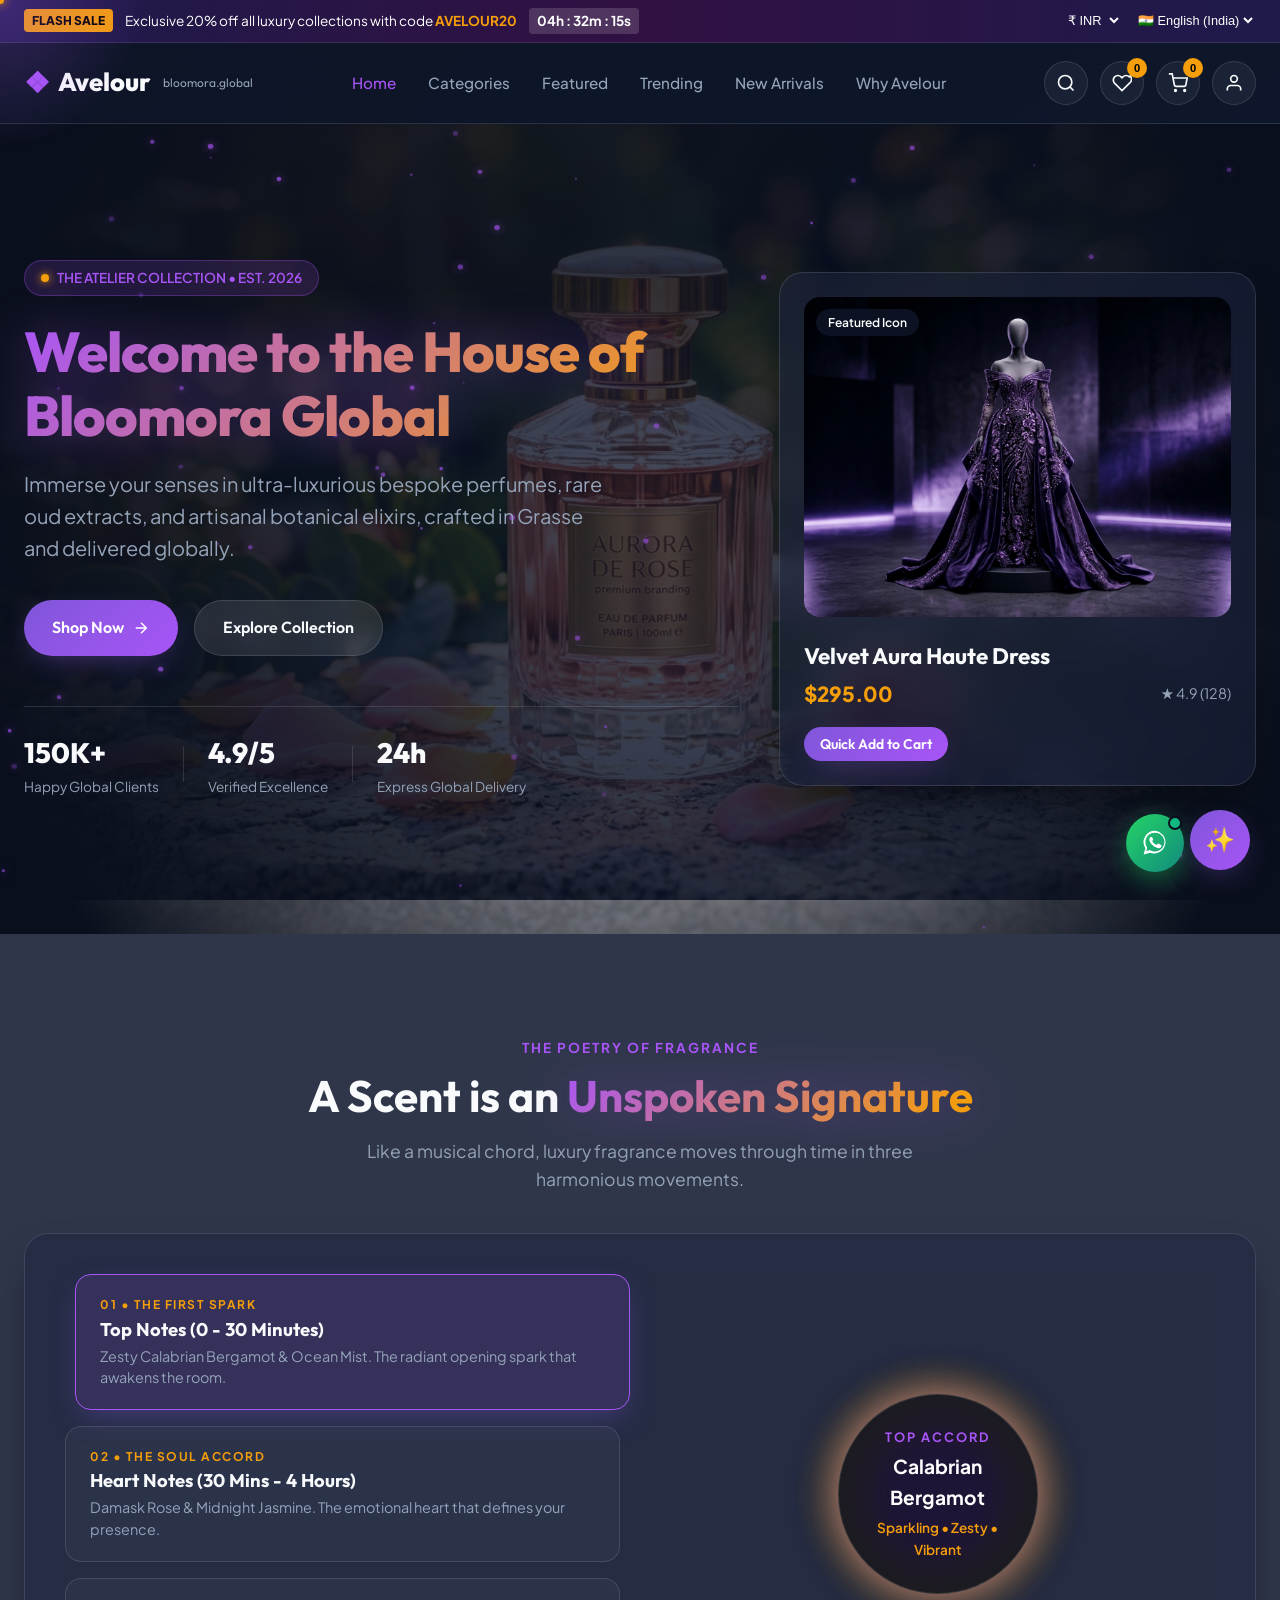
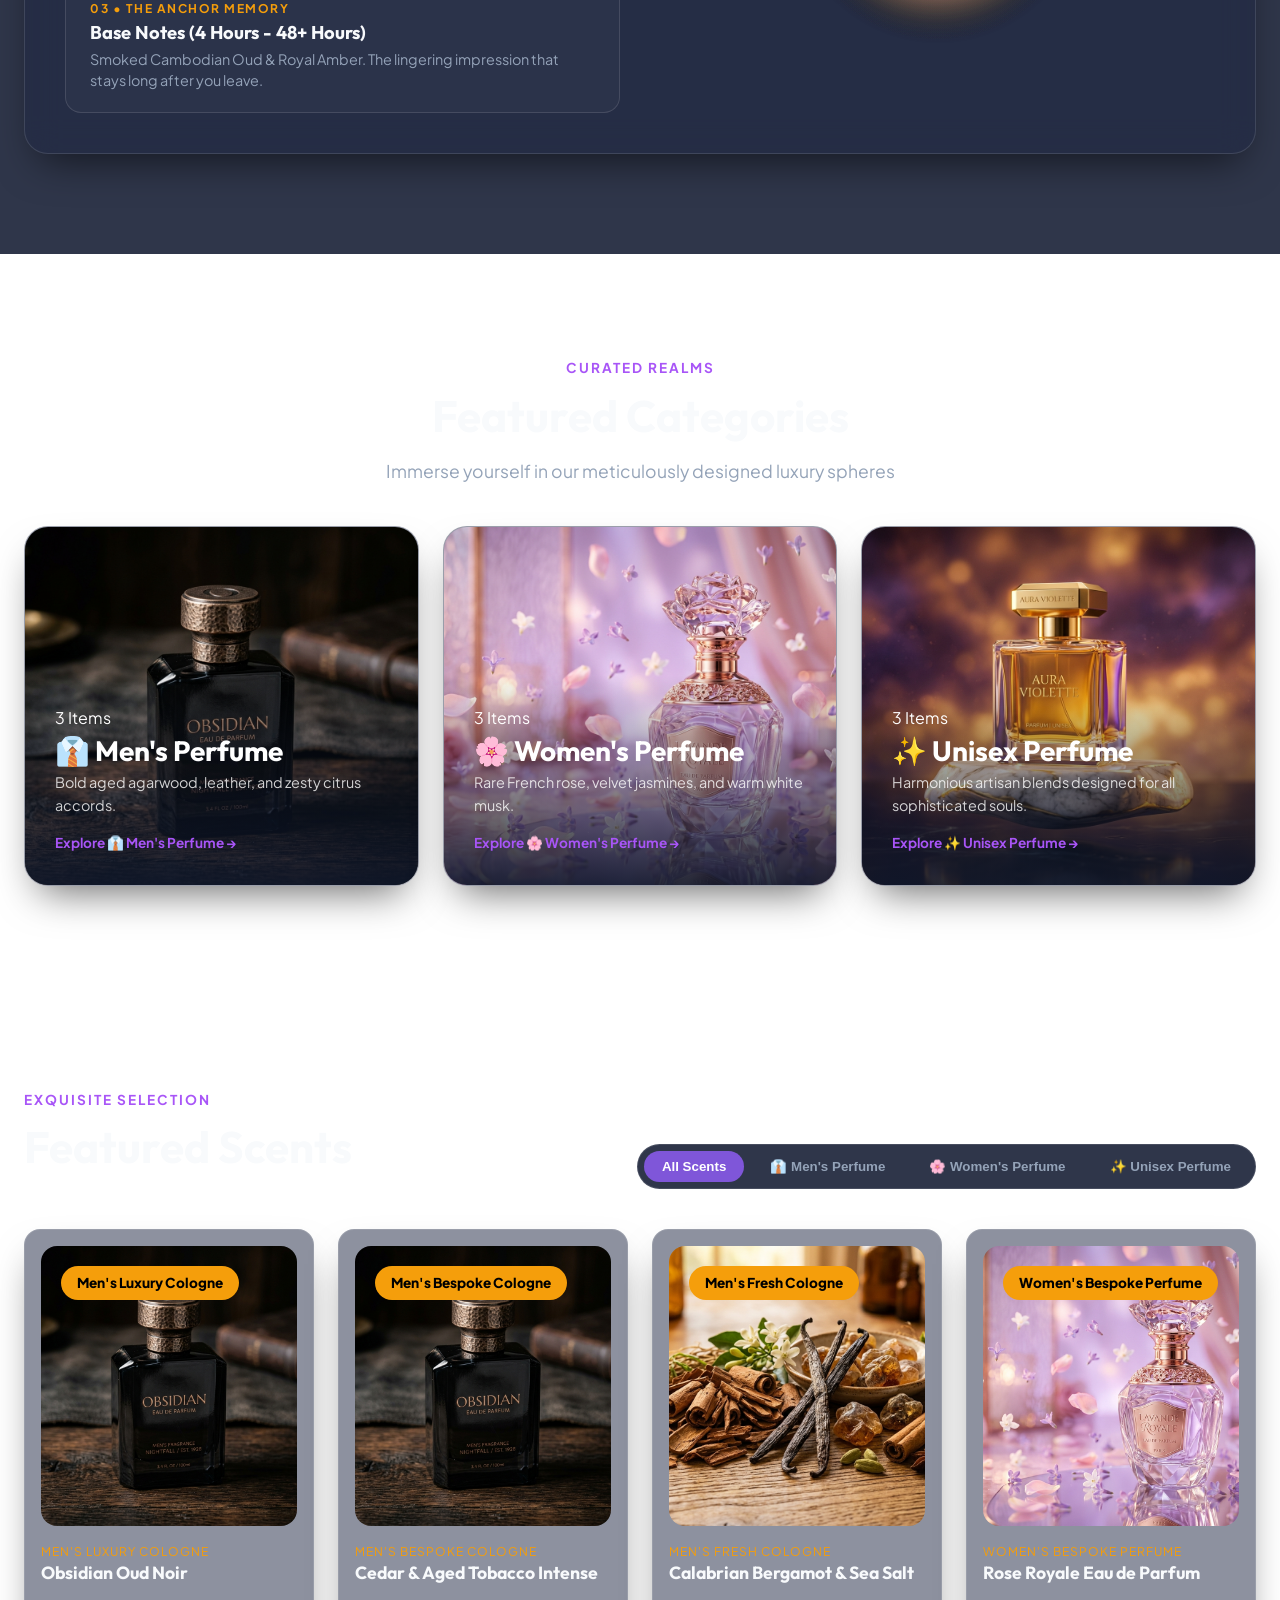
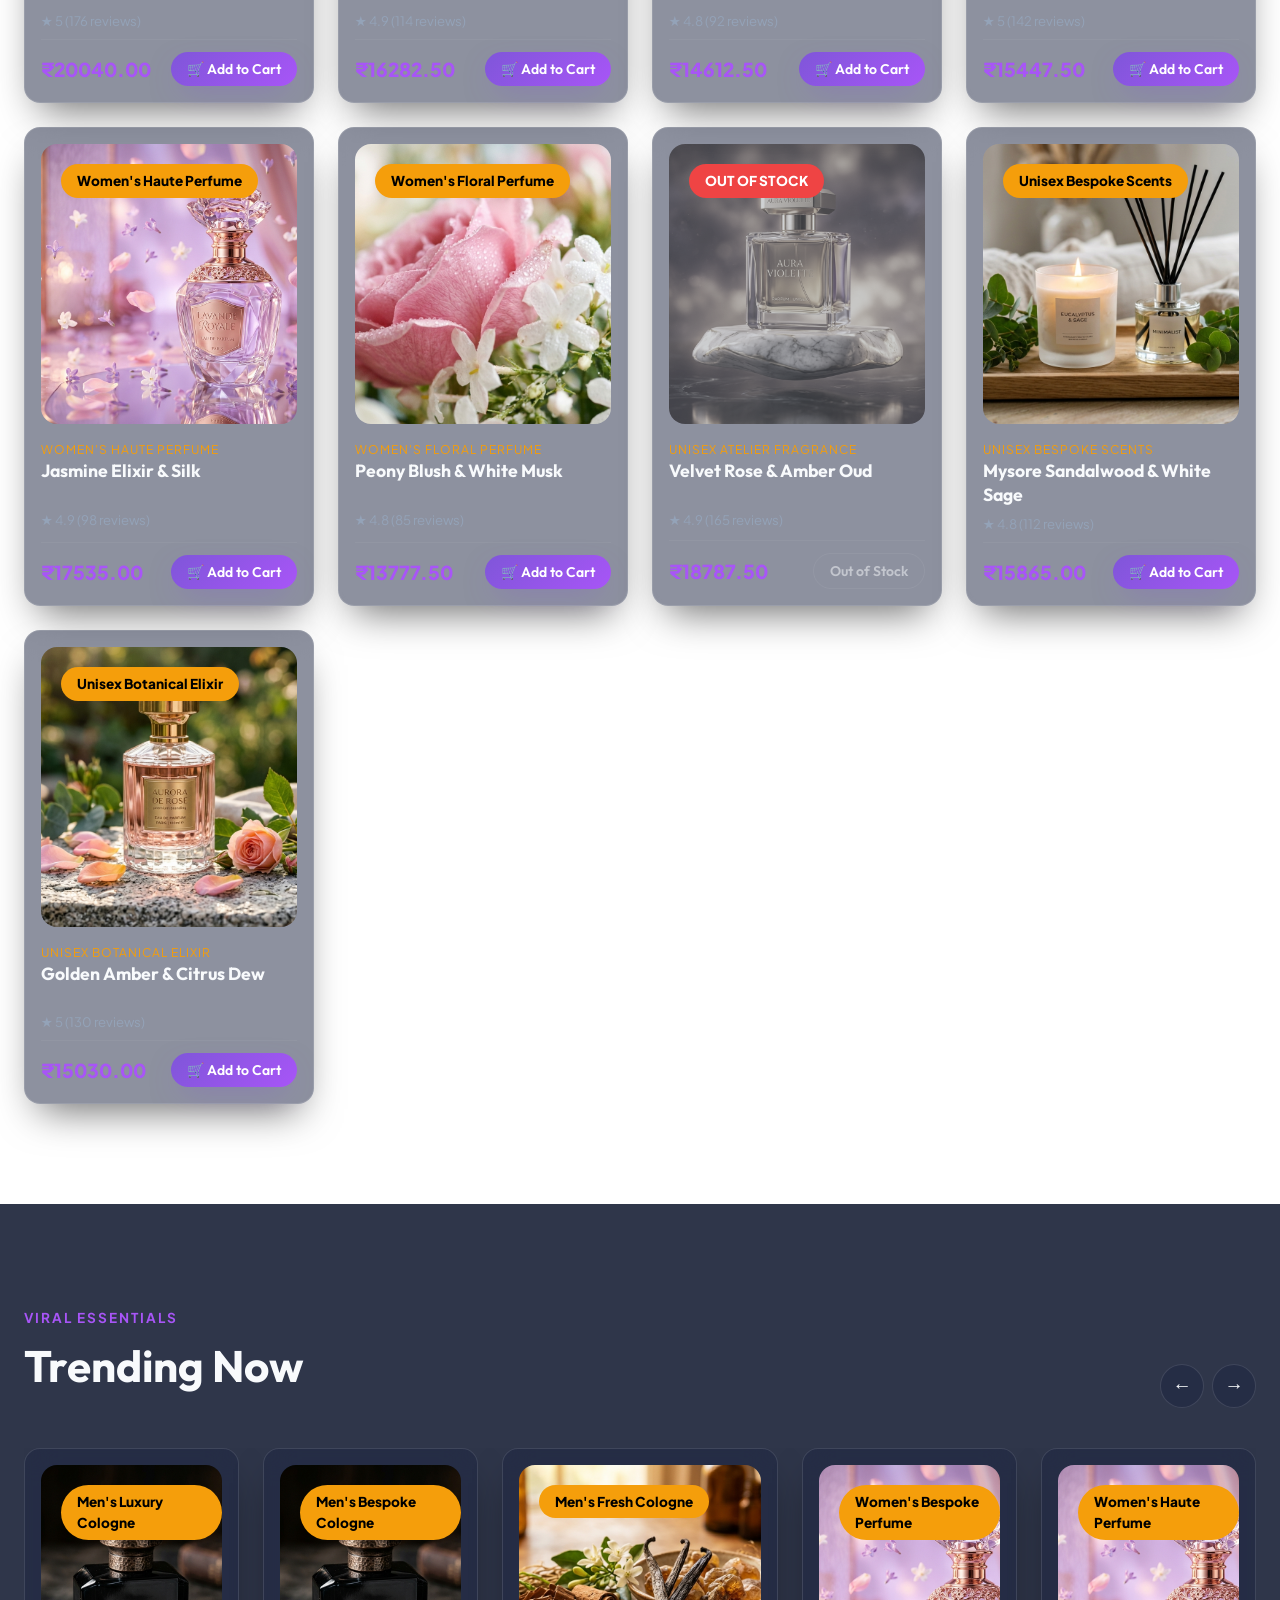
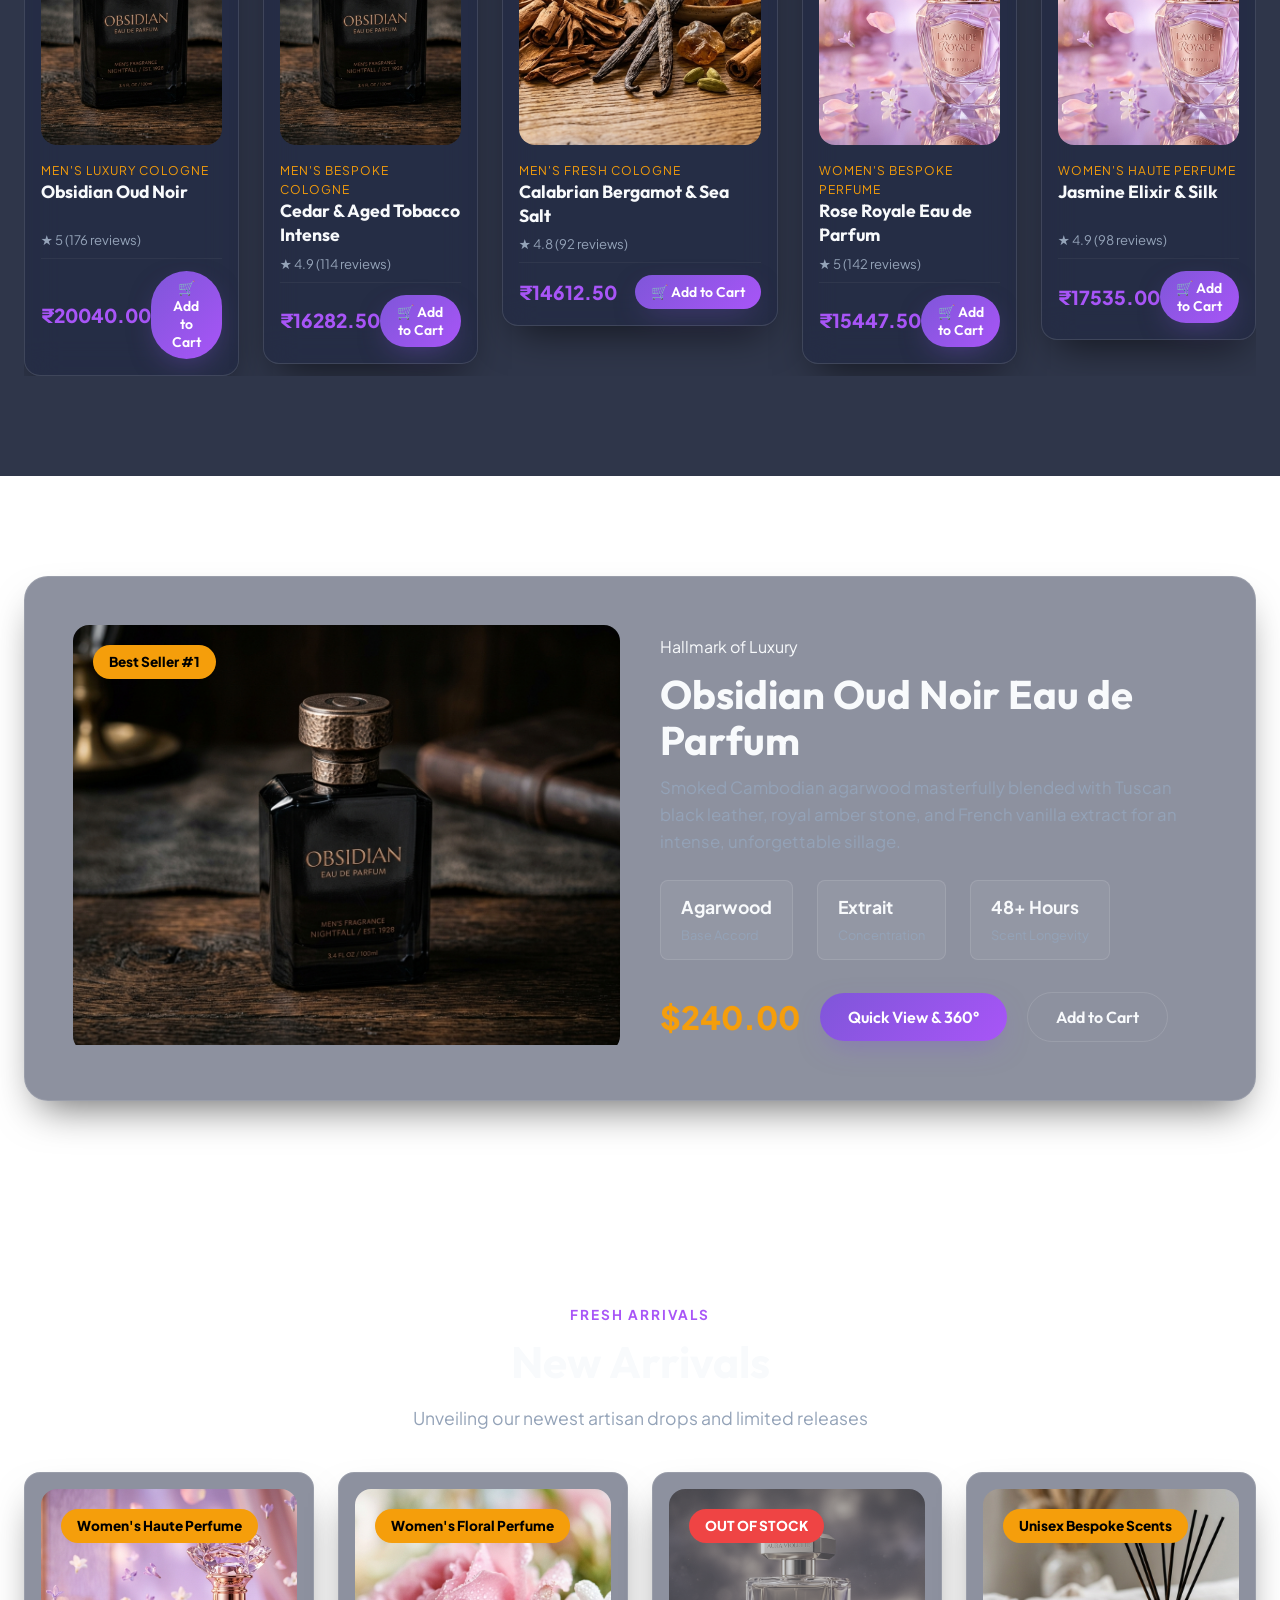
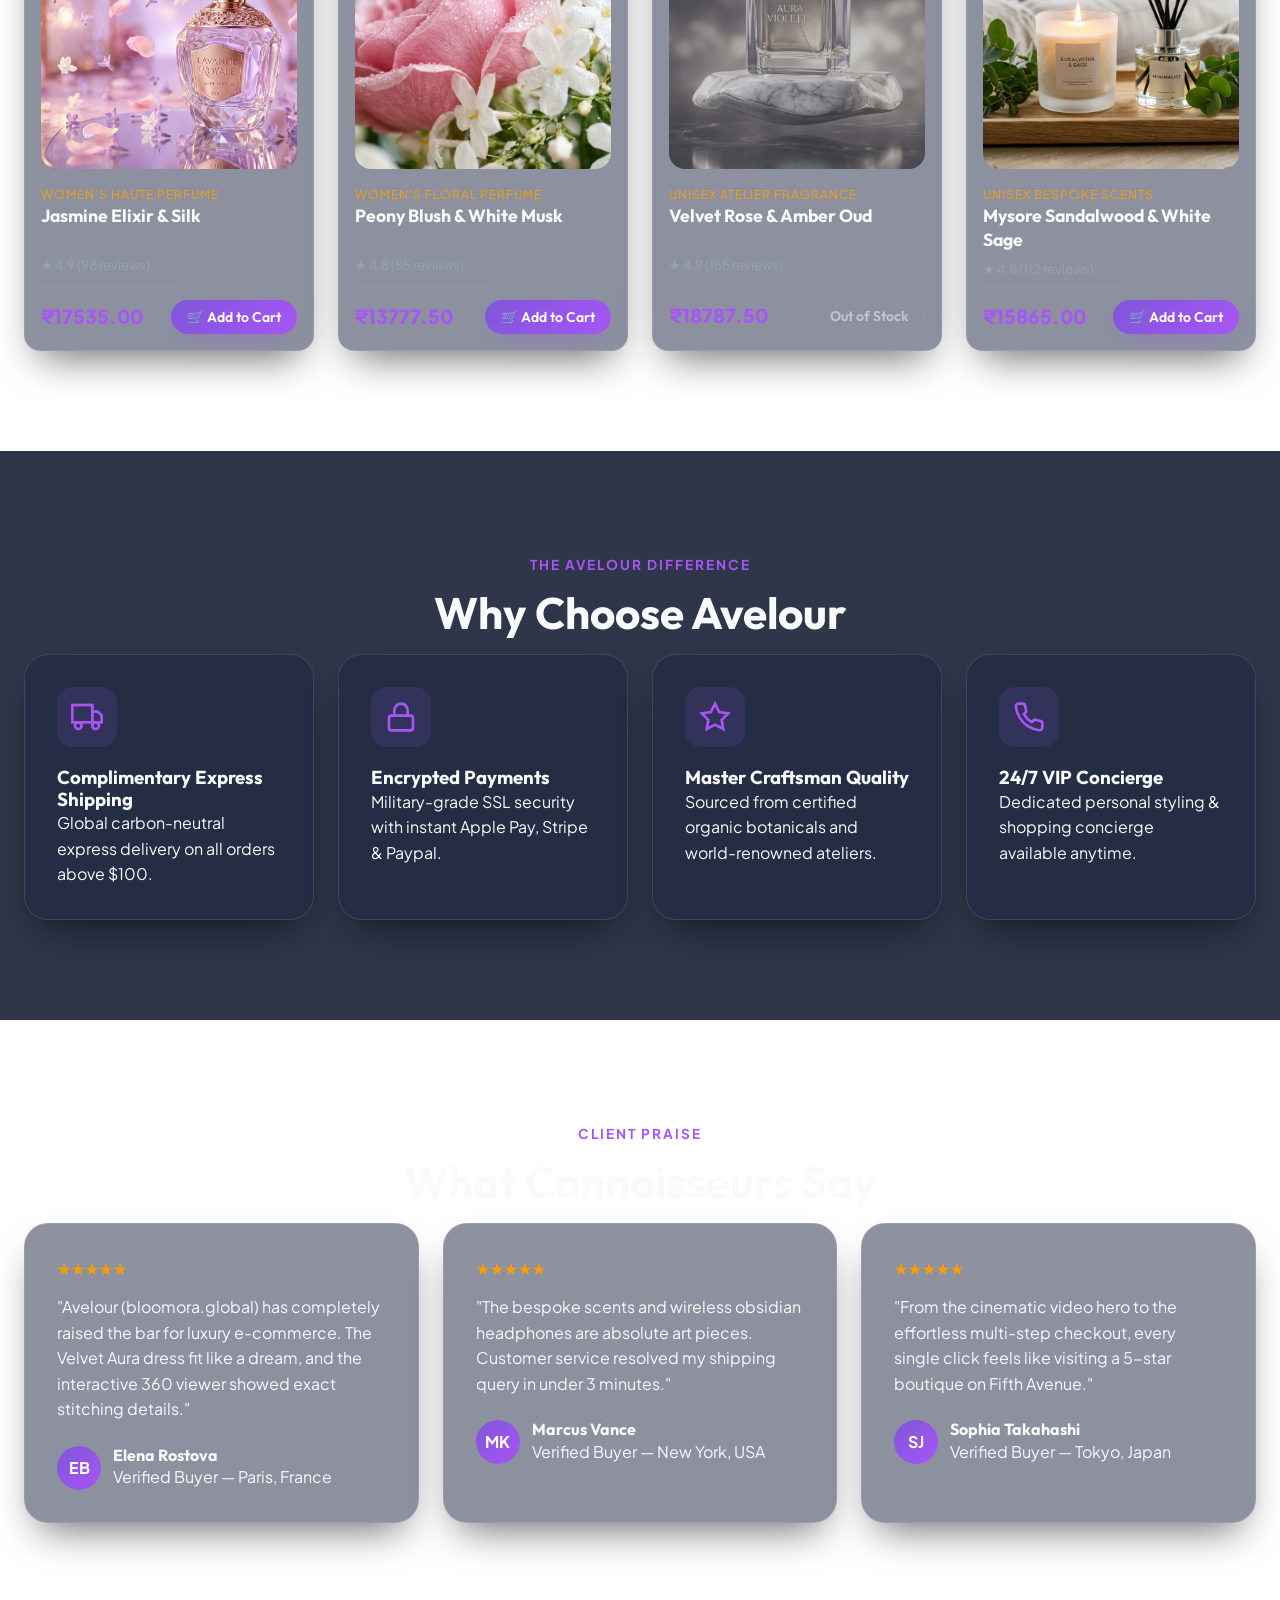
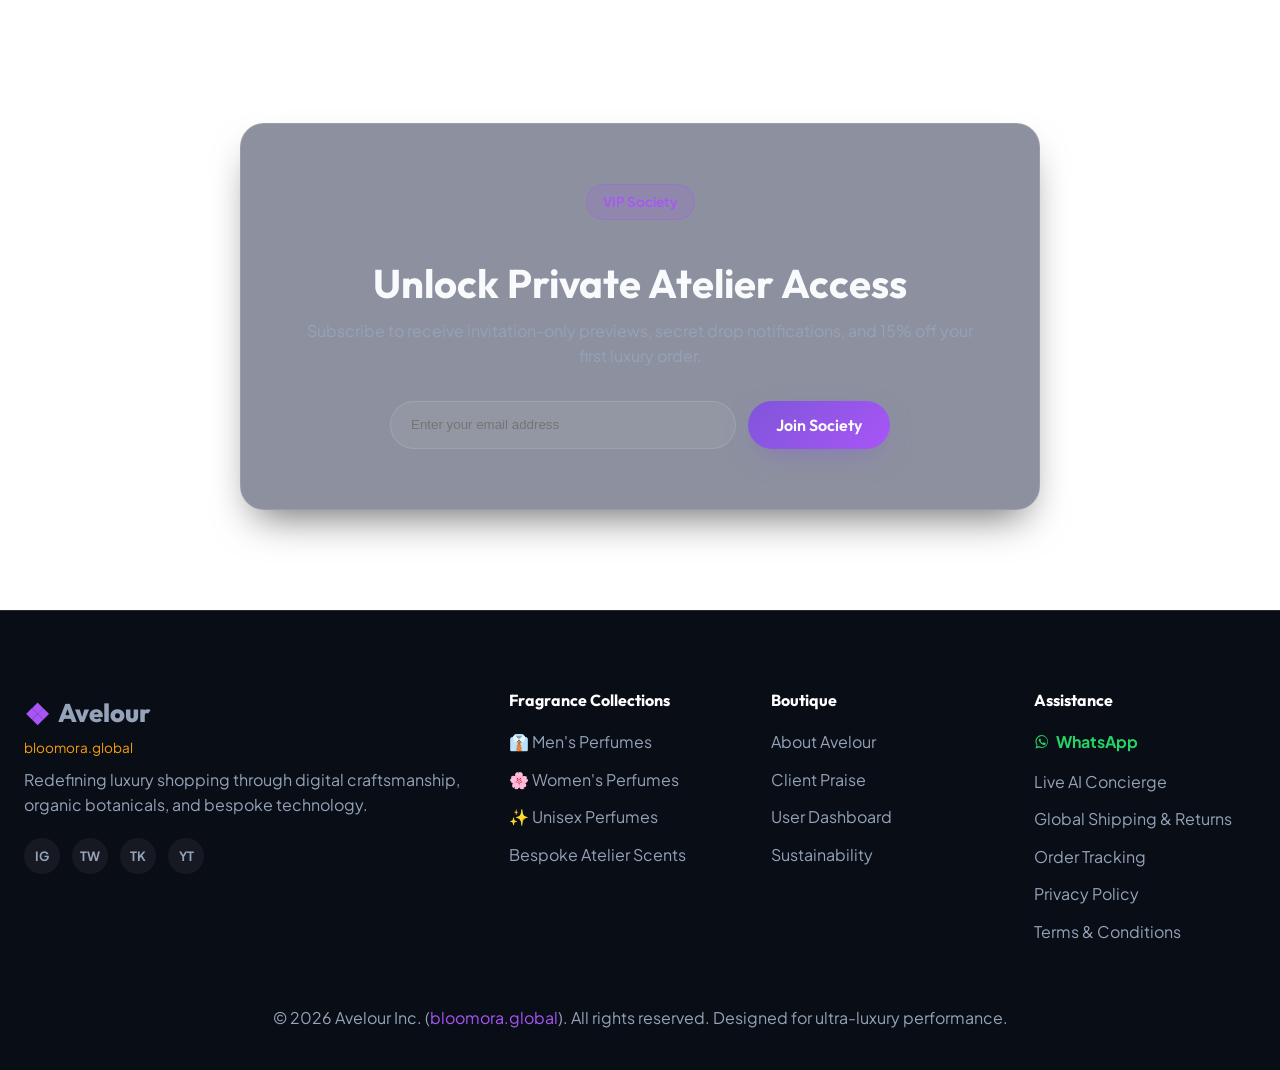
<file: index.html>
<!DOCTYPE html>
<html lang="en-IN" data-theme="dark">
<head>
    <meta charset="UTF-8">
    <meta name="viewport" content="width=device-width, initial-scale=1.0">
    <meta name="description" content="Avelour (bloomora.global) - Discover the Future of Shopping. Ultra-luxurious bespoke products, fashion, electronics, home decor, and organic beauty.">
    <meta name="keywords" content="Avelour, bloomora.global, luxury e-commerce, high fashion, premium electronics, organic beauty, luxury scents">
    <meta name="author" content="Avelour Inc. (bloomora.global)">
    <title>Avelour | The Future of Shopping — bloomora.global</title>
    
    <!-- Google Fonts -->
    <link rel="preconnect" href="https://fonts.googleapis.com">
    <link rel="preconnect" href="https://fonts.gstatic.com" crossorigin>
    <link href="https://fonts.googleapis.com/css2?family=Outfit:wght@300;400;500;600;700;800&family=Playfair+Display:ital,wght@1,400;1,600;1,700&family=Plus+Jakarta+Sans:wght@300;400;500;600;700&display=swap" rel="stylesheet">
    
    <!-- Core Stylesheet -->
    <link rel="stylesheet" href="index.css">
</head>
<body>

    <!-- Custom Glowing Cursor -->
    <div class="cursor-glow" id="cursor-glow"></div>
    <div class="cursor-dot" id="cursor-dot"></div>

    <!-- Top Announcement & Settings Bar -->
    <div class="announcement-bar">
        <div class="container announcement-content">
            <div class="announcement-text">
                <span class="badge-flash">FLASH SALE</span>
                <span>Exclusive 20% off all luxury collections with code <strong class="code-highlight">AVELOUR20</strong></span>
                <div class="countdown-timer" id="flash-countdown">
                    <span id="cd-hours">04</span>h : <span id="cd-mins">32</span>m : <span id="cd-secs">18</span>s
                </div>
            </div>
            <div class="announcement-controls">
                <!-- Currency Selector -->
                <select id="curr-select" class="meta-select" aria-label="Select Currency">
                    <option value="INR" selected>₹ INR</option>
                    <option value="USD">$ USD</option>
                    <option value="EUR">€ EUR</option>
                    <option value="GBP">£ GBP</option>
                    <option value="JPY">¥ JPY</option>
                </select>
                <!-- Language Selector -->
                <select id="lang-select" class="meta-select" aria-label="Select Language">
                    <option value="EN-IN" selected>🇮🇳 English (India)</option>
                    <option value="EN">🇺🇸 EN (US)</option>
                    <option value="UK">🇬🇧 EN (UK)</option>
                </select>
            </div>
        </div>
    </div>

    <!-- Navigation Header -->
    <header class="header" id="header">
        <div class="container nav-container">
            <!-- Brand Logo -->
            <a href="#" class="logo" aria-label="Avelour Home">
                <span class="logo-icon">❖</span> Avelour <span style="font-size: 0.75rem; color: var(--text-muted); font-weight: 400; margin-left: 4px;">bloomora.global</span>
            </a>
            
            <!-- Navigation Menu -->
            <nav class="nav-menu" id="nav-menu">
                <ul class="nav-list">
                    <li><a href="#hero" class="nav-link active">Home</a></li>
                    <li><a href="#categories" class="nav-link">Categories</a></li>
                    <li><a href="#featured" class="nav-link">Featured</a></li>
                    <li><a href="#trending" class="nav-link">Trending</a></li>
                    <li><a href="#new-arrivals" class="nav-link">New Arrivals</a></li>
                    <li><a href="#why-us" class="nav-link">Why Avelour</a></li>
                </ul>
            </nav>

            <!-- Navigation Controls -->
            <div class="nav-actions">
                <!-- AI Search Button -->
                <button id="search-btn" class="action-btn" aria-label="Open AI Search" title="AI Search (Ctrl + K)">
                    <svg viewBox="0 0 24 24" width="20" height="20" fill="none" stroke="currentColor" stroke-width="2"><circle cx="11" cy="11" r="8"/><line x1="21" y1="21" x2="16.65" y2="16.65"/></svg>
                </button>

                <!-- Wishlist Button -->
                <button id="wishlist-btn" class="action-btn" aria-label="View Wishlist" title="Wishlist">
                    <svg viewBox="0 0 24 24" width="20" height="20" fill="none" stroke="currentColor" stroke-width="2"><path d="M20.84 4.61a5.5 5.5 0 0 0-7.78 0L12 5.67l-1.06-1.06a5.5 5.5 0 0 0-7.78 7.78l1.06 1.06L12 21.23l8.78-8.78 1.06-1.06a5.5 5.5 0 0 0 0-7.78z"/></svg>
                    <span id="wishlist-count" class="badge-count">0</span>
                </button>

                <!-- Cart Button -->
                <button id="cart-toggle" class="action-btn cart-btn-glow" aria-label="Open Shopping Cart" title="Shopping Cart">
                    <svg viewBox="0 0 24 24" width="20" height="20" fill="none" stroke="currentColor" stroke-width="2"><circle cx="9" cy="21" r="1"/><circle cx="20" cy="21" r="1"/><path d="M1 1h4l2.68 13.39a2 2 0 0 0 2 1.61h9.72a2 2 0 0 0 2-1.61L23 6H6"/></svg>
                    <span id="cart-count" class="badge-count">0</span>
                </button>

                <!-- Auth / Profile Button -->
                <button id="auth-btn" class="action-btn" aria-label="Account Login" title="User Account">
                    <svg viewBox="0 0 24 24" width="20" height="20" fill="none" stroke="currentColor" stroke-width="2"><path d="M20 21v-2a4 4 0 0 0-4-4H8a4 4 0 0 0-4 4v2"/><circle cx="12" cy="7" r="4"/></svg>
                </button>

                <!-- Mobile Menu Toggle -->
                <button id="menu-toggle" class="menu-toggle" aria-expanded="false" aria-label="Toggle Menu">
                    <span class="hamburger"></span>
                </button>
            </div>
        </div>
    </header>

    <main>
        <!-- Hero Section -->
        <section id="hero" class="hero-section">
            <!-- Canvas Particle Background -->
            <canvas id="particle-canvas" class="hero-particles"></canvas>
            
            <!-- Video Background Stream -->
            <div class="video-bg-container">
                <video id="hero-video" class="hero-video" autoplay loop muted playsinline poster="assets/hero_perfume.jpg">
                    <source src="https://assets.mixkit.co/videos/preview/mixkit-fashion-model-in-a-pink-and-purple-environment-41584-large.mp4" type="video/mp4">
                </video>
                <div class="video-overlay"></div>
            </div>

            <div class="container hero-container">
                <div class="hero-content">
                    <div class="pill-tag magnetic-elem">
                        <span class="dot-pulse"></span> THE ATELIER COLLECTION • EST. 2026
                    </div>
                    
                    <h1 class="hero-title reveal-text gradient-text glow-text-shimmer">
                        Welcome to the House of Bloomora Global
                    </h1>
                    
                    <p class="hero-subheadline">
                        Bespoke fragrances, haute couture fashion, and high-precision craftsmanship. Experience luxury curation crafted for the world's most discerning connoisseurs.
                    </p>

                    <div class="hero-actions">
                        <a href="#featured" class="btn btn-primary magnetic-btn ripple-btn">
                            <span>Shop Now</span>
                            <svg viewBox="0 0 24 24" width="18" height="18" fill="none" stroke="currentColor" stroke-width="2"><line x1="5" y1="12" x2="19" y2="12"/><polyline points="12 5 19 12 12 19"/></svg>
                        </a>
                        <a href="#categories" class="btn btn-glass magnetic-btn">
                            <span>Explore Collection</span>
                        </a>
                    </div>

                    <!-- Animated Ticker Counters -->
                    <div class="hero-stats">
                        <div class="stat-item">
                            <span class="stat-num" data-target="150000">150K+</span>
                            <span class="stat-label">Happy Global Clients</span>
                        </div>
                        <div class="stat-divider"></div>
                        <div class="stat-item">
                            <span class="stat-num" data-target="4.9">4.9/5</span>
                            <span class="stat-label">Verified Excellence</span>
                        </div>
                        <div class="stat-divider"></div>
                        <div class="stat-item">
                            <span class="stat-num" data-target="24">24h</span>
                            <span class="stat-label">Express Global Delivery</span>
                        </div>
                    </div>
                </div>

                <!-- Floating 3D Card Glass Mockup -->
                <div class="hero-visual">
                    <div class="card-3d-wrapper" id="hero-card-3d">
                        <div class="card-3d-inner glass-card">
                            <div class="card-badge">Featured Icon</div>
                            <img src="assets/fashion.jpg" alt="Avelour Signature Item" class="card-3d-img">
                            <div class="card-3d-details">
                                <h3>Velvet Aura Haute Dress</h3>
                                <div class="card-price-row">
                                    <span class="card-price">$295.00</span>
                                    <span class="card-rating">★ 4.9 (128)</span>
                                </div>
                                <button class="btn btn-sm btn-primary add-hero-cart" data-id="p1">Quick Add to Cart</button>
                            </div>
                        </div>
                    </div>
                </div>
            </div>
        </section>

        <!-- Interactive Scent Metaphor: The Unspoken Signature -->
        <section id="scent-metaphor" class="section alchemy-section bg-surface">
            <div class="container">
                <div class="section-header text-center">
                    <span class="section-subtitle">The Poetry of Fragrance</span>
                    <h2 class="section-title">A Scent is an <span class="gradient-text glow-text-shimmer">Unspoken Signature</span></h2>
                    <p class="section-desc">Like a musical chord, luxury fragrance moves through time in three harmonious movements.</p>
                </div>

                <div class="alchemy-interactive-wrapper glass-card">
                    <div class="alchemy-notes-pyramid">
                        <div class="alchemy-layer-card active" data-layer="top" id="layer-top">
                            <div class="layer-header">
                                <span class="layer-badge">01 • THE FIRST SPARK</span>
                                <h4>Top Notes (0 - 30 Minutes)</h4>
                            </div>
                            <p>Zesty Calabrian Bergamot & Ocean Mist. The radiant opening spark that awakens the room.</p>
                        </div>

                        <div class="alchemy-layer-card" data-layer="heart" id="layer-heart">
                            <div class="layer-header">
                                <span class="layer-badge">02 • THE SOUL ACCORD</span>
                                <h4>Heart Notes (30 Mins - 4 Hours)</h4>
                            </div>
                            <p>Damask Rose & Midnight Jasmine. The emotional heart that defines your presence.</p>
                        </div>

                        <div class="alchemy-layer-card" data-layer="base" id="layer-base">
                            <div class="layer-header">
                                <span class="layer-badge">03 • THE ANCHOR MEMORY</span>
                                <h4>Base Notes (4 Hours - 48+ Hours)</h4>
                            </div>
                            <p>Smoked Cambodian Oud & Royal Amber. The lingering impression that stays long after you leave.</p>
                        </div>
                    </div>

                    <!-- Dynamic Interactive Aura Sphere Visualizer -->
                    <div class="alchemy-aura-visualizer">
                        <canvas id="aura-canvas" width="340" height="340"></canvas>
                        <div class="aura-center-label" id="aura-label">
                            <span id="aura-note-title" style="font-size: 0.8rem; color: var(--secondary); letter-spacing: 2px; text-transform: uppercase; font-weight: 700;">Top Accord</span>
                            <strong id="aura-note-name" style="font-size: 1.2rem; display: block; margin: 4px 0; color: #FFFFFF;">Calabrian Bergamot</strong>
                            <span id="aura-note-desc" style="font-size: 0.85rem; color: var(--accent); font-weight: 600;">Sparkling • Zesty • Vibrant</span>
                        </div>
                    </div>
                </div>
            </div>
        </section>

        <!-- Featured Categories -->
        <section id="categories" class="section categories-section">
            <div class="container">
                <div class="section-header text-center">
                    <span class="section-subtitle">Curated Realms</span>
                    <h2 class="section-title">Featured Categories</h2>
                    <p class="section-desc">Immerse yourself in our meticulously designed luxury spheres</p>
                </div>

                <div class="categories-grid categories-3-col">
                    <div class="category-card glass-card" data-category="men-perfume">
                        <img src="assets/men_perfume.jpg" alt="Men's Perfume Category" loading="lazy">
                        <div class="category-overlay">
                            <span class="cat-tag">Smoked Agarwood & Leather</span>
                            <h3>Men's Perfume</h3>
                            <p>Bold colognes, aged tobacco & amber stone</p>
                            <span class="cat-arrow">Explore Collection &rarr;</span>
                        </div>
                    </div>

                    <div class="category-card glass-card" data-category="women-perfume">
                        <img src="assets/women_perfume.jpg" alt="Women's Perfume Category" loading="lazy">
                        <div class="category-overlay">
                            <span class="cat-tag">Damask Rose & Midnight Jasmine</span>
                            <h3>Women's Perfume</h3>
                            <p>Pure floral elixirs, vanilla & cashmere wood</p>
                            <span class="cat-arrow">Explore Collection &rarr;</span>
                        </div>
                    </div>

                    <div class="category-card glass-card" data-category="unisex-perfume">
                        <img src="assets/unisex_perfume.jpg" alt="Unisex Perfume Category" loading="lazy">
                        <div class="category-overlay">
                            <span class="cat-tag">Universal Botanical Accord</span>
                            <h3>Unisex Perfume</h3>
                            <p>Bespoke amber, fresh citrus & sandalwood</p>
                            <span class="cat-arrow">Explore Collection &rarr;</span>
                        </div>
                    </div>
                </div>
            </div>
        </section>

        <!-- Featured Products -->
        <section id="featured" class="section products-section">
            <div class="container">
                <div class="section-header-flex">
                    <div>
                        <span class="section-subtitle">Exquisite Selection</span>
                        <h2 class="section-title">Featured Scents</h2>
                    </div>

                    <!-- Category Filter Tabs (3 Perfume Categories Only) -->
                    <div class="filter-tabs" id="product-filters">
                        <button class="filter-btn active" data-filter="all">All Scents</button>
                        <button class="filter-btn" data-filter="men-perfume">👔 Men's Perfume</button>
                        <button class="filter-btn" data-filter="women-perfume">🌸 Women's Perfume</button>
                        <button class="filter-btn" data-filter="unisex-perfume">✨ Unisex Perfume</button>
                    </div>
                </div>

                <!-- Product Grid -->
                <div class="product-grid" id="product-grid">
                    <!-- Dynamic rendering in app.js -->
                </div>
            </div>
        </section>

        <!-- Trending Products Carousel -->
        <section id="trending" class="section trending-section bg-surface">
            <div class="container">
                <div class="section-header-flex">
                    <div>
                        <span class="section-subtitle">Viral Essentials</span>
                        <h2 class="section-title">Trending Now</h2>
                    </div>
                    <div class="carousel-nav">
                        <button id="carousel-prev" class="carousel-btn" aria-label="Previous">&larr;</button>
                        <button id="carousel-next" class="carousel-btn" aria-label="Next">&rarr;</button>
                    </div>
                </div>

                <div class="carousel-viewport" id="trending-carousel">
                    <div class="carousel-track" id="trending-track">
                        <!-- Dynamic items rendered in app.js -->
                    </div>
                </div>
            </div>
        </section>

        <!-- Best Sellers Showcase -->
        <section id="best-sellers" class="section best-sellers-section">
            <div class="container">
                <div class="showcase-banner glass-card">
                    <div class="showcase-visual">
                        <img src="assets/men_perfume.jpg" alt="Obsidian Oud Noir" id="showcase-img">
                        <span class="badge-accent">Best Seller #1</span>
                    </div>
                    <div class="showcase-info">
                        <span class="showcase-tag">Hallmark of Luxury</span>
                        <h2 class="showcase-title">Obsidian Oud Noir Eau de Parfum</h2>
                        <p class="showcase-desc">Smoked Cambodian agarwood masterfully blended with Tuscan black leather, royal amber stone, and French vanilla extract for an intense, unforgettable sillage.</p>
                        
                        <div class="showcase-specs">
                            <div class="spec-box">
                                <span class="spec-val">Agarwood</span>
                                <span class="spec-key">Base Accord</span>
                            </div>
                            <div class="spec-box">
                                <span class="spec-val">Extrait</span>
                                <span class="spec-key">Concentration</span>
                            </div>
                            <div class="spec-box">
                                <span class="spec-val">48+ Hours</span>
                                <span class="spec-key">Scent Longevity</span>
                            </div>
                        </div>

                        <div class="showcase-price-row">
                            <span class="showcase-price" id="bestseller-price">$240.00</span>
                            <button class="btn btn-primary magnetic-btn quick-view-btn" data-id="pm1">Quick View & 360°</button>
                            <button class="btn btn-outline add-to-cart-btn" data-id="pm1">Add to Cart</button>
                        </div>
                    </div>
                </div>
            </div>
        </section>

        <!-- New Arrivals -->
        <section id="new-arrivals" class="section new-arrivals-section">
            <div class="container">
                <div class="section-header text-center">
                    <span class="section-subtitle">Fresh Arrivals</span>
                    <h2 class="section-title">New Arrivals</h2>
                    <p class="section-desc">Unveiling our newest artisan drops and limited releases</p>
                </div>

                <div class="product-grid" id="new-arrivals-grid">
                    <!-- Dynamic rendering in app.js -->
                </div>
            </div>
        </section>

        <!-- Why Choose Avelour -->
        <section id="why-us" class="section why-us-section bg-surface">
            <div class="container">
                <div class="section-header text-center">
                    <span class="section-subtitle">The Avelour Difference</span>
                    <h2 class="section-title">Why Choose Avelour</h2>
                </div>

                <div class="features-grid">
                    <div class="feature-card glass-card">
                        <div class="feature-icon">
                            <svg viewBox="0 0 24 24" width="32" height="32" fill="none" stroke="currentColor" stroke-width="2"><rect x="1" y="3" width="15" height="13"/><polygon points="16 8 20 8 23 11 23 16 16 16 16 8"/><circle cx="5.5" cy="18.5" r="2.5"/><circle cx="18.5" cy="18.5" r="2.5"/></svg>
                        </div>
                        <h3>Complimentary Express Shipping</h3>
                        <p>Global carbon-neutral express delivery on all orders above $100.</p>
                    </div>

                    <div class="feature-card glass-card">
                        <div class="feature-icon">
                            <svg viewBox="0 0 24 24" width="32" height="32" fill="none" stroke="currentColor" stroke-width="2"><rect x="3" y="11" width="18" height="11" rx="2" ry="2"/><path d="M7 11V7a5 5 0 0 1 10 0v4"/></svg>
                        </div>
                        <h3>Encrypted Payments</h3>
                        <p>Military-grade SSL security with instant Apple Pay, Stripe & Paypal.</p>
                    </div>

                    <div class="feature-card glass-card">
                        <div class="feature-icon">
                            <svg viewBox="0 0 24 24" width="32" height="32" fill="none" stroke="currentColor" stroke-width="2"><polygon points="12 2 15.09 8.26 22 9.27 17 14.14 18.18 21.02 12 17.77 5.82 21.02 7 14.14 2 9.27 8.91 8.26 12 2"/></svg>
                        </div>
                        <h3>Master Craftsman Quality</h3>
                        <p>Sourced from certified organic botanicals and world-renowned ateliers.</p>
                    </div>

                    <div class="feature-card glass-card">
                        <div class="feature-icon">
                            <svg viewBox="0 0 24 24" width="32" height="32" fill="none" stroke="currentColor" stroke-width="2"><path d="M22 16.92v3a2 2 0 0 1-2.18 2 19.79 19.79 0 0 1-8.63-3.07 19.5 19.5 0 0 1-6-6 19.79 19.79 0 0 1-3.07-8.67A2 2 0 0 1 4.11 2h3a2 2 0 0 1 2 1.72 12.84 12.84 0 0 0 .7 2.81 2 2 0 0 1-.45 2.11L8.09 9.91a16 16 0 0 0 6 6l1.27-1.27a2 2 0 0 1 2.11-.45 12.84 12.84 0 0 0 2.81.7A2 2 0 0 1 22 16.92z"/></svg>
                        </div>
                        <h3>24/7 VIP Concierge</h3>
                        <p>Dedicated personal styling & shopping concierge available anytime.</p>
                    </div>
                </div>
            </div>
        </section>

        <!-- Customer Testimonials -->
        <section id="testimonials" class="section testimonials-section">
            <div class="container">
                <div class="section-header text-center">
                    <span class="section-subtitle">Client Praise</span>
                    <h2 class="section-title">What Connoisseurs Say</h2>
                </div>

                <div class="testimonials-grid">
                    <div class="testimonial-card glass-card">
                        <div class="stars">★★★★★</div>
                        <p class="testimonial-text">"Avelour (bloomora.global) has completely raised the bar for luxury e-commerce. The Velvet Aura dress fit like a dream, and the interactive 360 viewer showed exact stitching details."</p>
                        <div class="testimonial-author">
                            <div class="avatar">EB</div>
                            <div>
                                <h4>Elena Rostova</h4>
                                <span>Verified Buyer — Paris, France</span>
                            </div>
                        </div>
                    </div>

                    <div class="testimonial-card glass-card">
                        <div class="stars">★★★★★</div>
                        <p class="testimonial-text">"The bespoke scents and wireless obsidian headphones are absolute art pieces. Customer service resolved my shipping query in under 3 minutes."</p>
                        <div class="testimonial-author">
                            <div class="avatar">MK</div>
                            <div>
                                <h4>Marcus Vance</h4>
                                <span>Verified Buyer — New York, USA</span>
                            </div>
                        </div>
                    </div>

                    <div class="testimonial-card glass-card">
                        <div class="stars">★★★★★</div>
                        <p class="testimonial-text">"From the cinematic video hero to the effortless multi-step checkout, every single click feels like visiting a 5-star boutique on Fifth Avenue."</p>
                        <div class="testimonial-author">
                            <div class="avatar">SJ</div>
                            <div>
                                <h4>Sophia Takahashi</h4>
                                <span>Verified Buyer — Tokyo, Japan</span>
                            </div>
                        </div>
                    </div>
                </div>
            </div>
        </section>

        <!-- Newsletter Subscription -->
        <section id="newsletter" class="section newsletter-section">
            <div class="container">
                <div class="newsletter-card glass-card text-center">
                    <span class="pill-tag">VIP Society</span>
                    <h2 class="newsletter-title">Unlock Private Atelier Access</h2>
                    <p class="newsletter-desc">Subscribe to receive invitation-only previews, secret drop notifications, and 15% off your first luxury order.</p>

                    <form id="newsletter-form" class="newsletter-form">
                        <div class="input-group">
                            <input type="email" id="newsletter-email" placeholder="Enter your email address" required>
                            <button type="submit" class="btn btn-primary magnetic-btn">Join Society</button>
                        </div>
                    </form>
                    <p id="newsletter-status" class="status-msg"></p>
                </div>
            </div>
        </section>
    </main>

    <!-- Footer -->
    <footer class="footer">
        <div class="container footer-content">
            <div class="footer-col brand-col">
                <a href="#" class="logo footer-logo">
                    <span class="logo-icon">❖</span> Avelour
                </a>
                <span style="display: block; font-size: 0.85rem; color: var(--accent); margin-bottom: 8px;">bloomora.global</span>
                <p class="footer-desc">Redefining luxury shopping through digital craftsmanship, organic botanicals, and bespoke technology.</p>
                <div class="social-links">
                    <a href="#" aria-label="Instagram">IG</a>
                    <a href="#" aria-label="Twitter">TW</a>
                    <a href="#" aria-label="TikTok">TK</a>
                    <a href="#" aria-label="YouTube">YT</a>
                </div>
            </div>

            <div class="footer-col">
                <h4>Fragrance Collections</h4>
                <ul>
                    <li><a href="#featured">👔 Men's Perfumes</a></li>
                    <li><a href="#featured">🌸 Women's Perfumes</a></li>
                    <li><a href="#featured">✨ Unisex Perfumes</a></li>
                    <li><a href="#featured">Bespoke Atelier Scents</a></li>
                </ul>
            </div>

            <div class="footer-col">
                <h4>Boutique</h4>
                <ul>
                    <li><a href="#why-us">About Avelour</a></li>
                    <li><a href="#testimonials">Client Praise</a></li>
                    <li><a href="#" id="open-dashboard-link">User Dashboard</a></li>
                    <li><a href="#why-us">Sustainability</a></li>
                </ul>
            </div>

            <div class="footer-col">
                <h4>Assistance</h4>
                <ul>
                    <li>
                        <a href="https://wa.me/919149372043?text=Hello%20Avelour%20VIP%20Service%20Department!%20I%20need%20assistance%20with%20my%20order." target="_blank" rel="noopener" style="color: #25D366; font-weight: 700; display: inline-flex; align-items: center; gap: 6px;">
                            <svg viewBox="0 0 32 32" width="16" height="16" fill="#25D366"><path d="M16 2a13 13 0 0 0-11 20L3 29l7.3-1.9A13 13 0 1 0 16 2zm0 23.8a10.8 10.8 0 0 1-5.5-1.5l-.4-.2-4.1 1.1 1.1-4-.3-.4A10.8 10.8 0 1 1 16 25.8zm6-8.1c-.3-.2-1.9-1-2.2-1.1-.3-.1-.5-.2-.7.2s-.8 1-1 1.2c-.2.2-.4.2-.7 0a9 9 0 0 1-2.6-1.6 10 10 0 0 1-1.8-2.2c-.2-.3 0-.5.1-.7l.5-.6c.1-.2.2-.4.3-.5.1-.2.1-.3 0-.5s-.7-1.7-1-2.3c-.2-.6-.5-.5-.7-.5h-.6c-.2 0-.6.1-.9.4s-1.2 1.2-1.2 2.8 1.2 3.2 1.4 3.4c.2.3 2.4 3.7 5.9 5.2 3.5 1.5 3.5 1 4.1 1 .6 0 2-.8 2.3-1.6.3-.8.3-1.5.2-1.6z"/></svg>
                            <span>WhatsApp</span>
                        </a>
                    </li>
                    <li><a href="#" id="footer-chat-trigger">Live AI Concierge</a></li>
                    <li><a href="#">Global Shipping & Returns</a></li>
                    <li><a href="#">Order Tracking</a></li>
                    <li><a href="#">Privacy Policy</a></li>
                    <li><a href="#">Terms & Conditions</a></li>
                </ul>
            </div>
        </div>

        <div class="footer-bottom text-center">
            <p>&copy; 2026 Avelour Inc. (<a href="https://bloomora.global" style="color: var(--secondary); text-decoration: none;">bloomora.global</a>). All rights reserved. Designed for ultra-luxury performance.</p>
        </div>
    </footer>

    <!-- ==========================================================================
         MODALS & OVERLAYS
         ========================================================================== -->

    <!-- AI Search Overlay Modal -->
    <div id="search-modal" class="modal" role="dialog" aria-modal="true" aria-label="Search Modal">
        <div class="modal-backdrop" id="search-backdrop"></div>
        <div class="modal-content search-modal-content glass-card">
            <div class="search-header-input">
                <svg viewBox="0 0 24 24" width="22" height="22" fill="none" stroke="currentColor" stroke-width="2"><circle cx="11" cy="11" r="8"/><line x1="21" y1="21" x2="16.65" y2="16.65"/></svg>
                <input type="text" id="ai-search-input" placeholder="Ask AI Stylist or type product name..." autocomplete="off">
                <button id="voice-search-btn" class="icon-btn" title="Voice Search Simulation">
                    <svg viewBox="0 0 24 24" width="20" height="20" fill="none" stroke="currentColor" stroke-width="2"><path d="M12 1a3 3 0 0 0-3 3v8a3 3 0 0 0 6 0V4a3 3 0 0 0-3-3z"/><path d="M19 10v2a7 7 0 0 1-14 0v-2"/><line x1="12" y1="19" x2="12" y2="23"/><line x1="8" y1="23" x2="16" y2="23"/></svg>
                </button>
                <button class="modal-close" id="close-search-btn">&times;</button>
            </div>

            <div class="search-body">
                <div class="trending-tags">
                    <span>Trending Searches:</span>
                    <button class="tag-btn" data-search="Oud">Obsidian Oud</button>
                    <button class="tag-btn" data-search="Rose">Rose Royale</button>
                    <button class="tag-btn" data-search="Jasmine">Jasmine Elixir</button>
                    <button class="tag-btn" data-search="Amber">Velvet Amber</button>
                </div>
                <div class="search-results-grid" id="search-results-grid">
                    <!-- Live Search Results -->
                </div>
            </div>
        </div>
    </div>

    <!-- Product Quick View & 360° Turntable Modal -->
    <div id="quickview-modal" class="modal" role="dialog" aria-modal="true">
        <div class="modal-backdrop" id="quickview-backdrop"></div>
        <div class="modal-content quickview-content glass-card">
            <button class="modal-close" id="close-quickview">&times;</button>
            <div class="quickview-grid">
                <!-- Visual Gallery & 360 Turntable -->
                <div class="quickview-visual">
                    <div class="turntable-container">
                        <canvas id="turntable-canvas" width="450" height="450"></canvas>
                        <div class="turntable-hint">Drag horizontally to rotate 360°</div>
                    </div>
                </div>

                <!-- Product Specifications & Buy Form -->
                <div class="quickview-details">
                    <span class="badge-tag" id="qv-category">Category</span>
                    <h2 id="qv-title">Product Title</h2>
                    <div class="qv-price-row">
                        <span class="qv-price" id="qv-price">$0.00</span>
                        <span class="qv-rating" id="qv-rating">★ 4.9 (84 reviews)</span>
                    </div>
                    <p class="qv-desc" id="qv-desc">Product description goes here...</p>

                    <div class="qv-options">
                        <label>Select Size / Variant:</label>
                        <div class="size-selector" id="qv-size-selector">
                            <button class="size-btn active">Small</button>
                            <button class="size-btn">Medium</button>
                            <button class="size-btn">Large</button>
                        </div>
                    </div>

                    <div class="qv-qty-row">
                        <div class="qty-picker">
                            <button id="qv-qty-minus">-</button>
                            <span id="qv-qty-val">1</span>
                            <button id="qv-qty-plus">+</button>
                        </div>
                        <button id="qv-add-cart" class="btn btn-primary btn-flex">
                            Add to Shopping Cart
                        </button>
                        <button id="qv-wishlist" class="btn btn-outline icon-only-btn" title="Add to Wishlist">
                            ♥
                        </button>
                    </div>

                    <div class="qv-specs-box">
                        <h4>Specifications & Craftsmanship</h4>
                        <ul id="qv-specs-list">
                            <li>100% Certified Organic & Sustainably Sourced</li>
                            <li>Complimentary Avelour Velvet Box Packaging</li>
                            <li>2-Year Global Manufacturer Warranty</li>
                        </ul>
                    </div>
                </div>
            </div>
        </div>
    </div>

    <!-- Standalone Full Product Page Modal -->
    <div id="product-page-modal" class="modal full-screen-modal" role="dialog" aria-modal="true">
        <div class="modal-backdrop" id="product-page-backdrop"></div>
        <div class="modal-content product-page-content glass-card">
            <button class="modal-close" id="close-product-page">&times;</button>
            
            <!-- Breadcrumbs -->
            <div class="product-breadcrumbs">
                <a href="#hero">Home</a> &rsaquo; 
                <a href="#categories" id="p-crumb-cat">Category</a> &rsaquo; 
                <span id="p-crumb-name">Product Name</span>
            </div>

            <div class="product-page-grid">
                <!-- Gallery & Visuals Column -->
                <div class="product-gallery-col">
                    <div class="gallery-thumbs" id="p-thumbs">
                        <img src="assets/fashion.jpg" class="thumb-img active" data-src="assets/fashion.jpg" alt="Thumb 1">
                        <img src="assets/electronics.jpg" class="thumb-img" data-src="assets/electronics.jpg" alt="Thumb 2">
                        <img src="assets/accessories.jpg" class="thumb-img" data-src="assets/accessories.jpg" alt="Thumb 3">
                        <div class="thumb-badge-tab" id="p-tab-360">360°</div>
                    </div>

                    <div class="gallery-main-view">
                        <!-- Image View with Zoom on Hover -->
                        <div class="zoom-image-container" id="p-zoom-container">
                            <img src="assets/fashion.jpg" id="p-main-img" alt="Main Product View">
                            <div class="zoom-lens" id="p-zoom-lens"></div>
                        </div>

                        <!-- 360 Turntable Canvas View -->
                        <div class="p-360-view" id="p-360-container" style="display: none;">
                            <canvas id="p-canvas-360" width="500" height="500"></canvas>
                            <span class="hint-drag">Drag horizontally to rotate 360°</span>
                        </div>
                    </div>
                </div>

                <!-- Product Buying Details Column -->
                <div class="product-info-col">
                    <span class="pill-tag" id="pp-tag">Atelier Edition</span>
                    <h1 id="pp-title">Velvet Aura Haute Dress</h1>
                    
                    <div class="pp-rating-row">
                        <span class="stars">★★★★★</span>
                        <span id="pp-rating-text">4.9 / 5 (128 Verified Reviews)</span>
                        <span class="badge-stock">In Stock & Ready to Ship</span>
                    </div>

                    <div class="pp-price-box">
                        <span class="pp-price" id="pp-price">$295.00</span>
                        <span class="pp-tax-note">Includes all luxury duties & taxes</span>
                    </div>

                    <p class="pp-description" id="pp-desc">
                        Hand-tailored silk velvet gown featuring iridescent violet threading and ergonomic contour seam line craftmanship. Designed for red-carpet elegance.
                    </p>

                    <!-- Color Swatches -->
                    <div class="pp-option-group">
                        <label>Color Variant:</label>
                        <div class="color-swatches">
                            <span class="swatch active" style="background: #7F56D9;" title="Royal Violet"></span>
                            <span class="swatch" style="background: #0F172A;" title="Obsidian Black"></span>
                            <span class="swatch" style="background: #F59E0B;" title="Amber Gold"></span>
                        </div>
                    </div>

                    <!-- Size Selector -->
                    <div class="pp-option-group">
                        <label>Select Size:</label>
                        <div class="size-selector" id="pp-size-selector">
                            <button class="size-btn">S</button>
                            <button class="size-btn active">M</button>
                            <button class="size-btn">L</button>
                            <button class="size-btn">XL</button>
                        </div>
                    </div>

                    <!-- Quantity & Action Buttons -->
                    <div class="pp-actions-row">
                        <div class="qty-picker">
                            <button id="pp-qty-minus">-</button>
                            <span id="pp-qty-val">1</span>
                            <button id="pp-qty-plus">+</button>
                        </div>
                        <button id="pp-add-cart-btn" class="btn btn-primary btn-glow btn-flex">
                            🛒 Add to Cart
                        </button>
                        <button id="pp-buy-now-btn" class="btn btn-glass btn-flex">
                            ⚡ Buy Now
                        </button>
                        <button id="pp-wishlist-btn" class="btn btn-outline icon-only-btn" title="Wishlist">
                            ♥
                        </button>
                    </div>

                    <!-- Specifications Accordion -->
                    <div class="pp-specs-accordion">
                        <details open>
                            <summary>Craftsmanship & Materials</summary>
                            <p>Handcrafted using 100% organic mulberry silk, non-toxic plant dyes, and hand-stitched hem finish.</p>
                        </details>
                        <details>
                            <summary>Complimentary Shipping & Returns</summary>
                            <p>Free global carbon-neutral express shipping within 24 hours. 30-day hassle-free returns.</p>
                        </details>
                    </div>
                </div>
            </div>

            <!-- Customer Reviews Section -->
            <div class="product-reviews-section">
                <h3>Client Reviews & Feedback</h3>
                <div class="reviews-grid">
                    <div class="review-score-box glass-card">
                        <span class="score-num">4.9</span>
                        <div class="stars">★★★★★</div>
                        <span>Based on 128 verified luxury buyer reviews</span>
                    </div>

                    <div class="review-cards-list">
                        <div class="review-card glass-card">
                            <div class="review-header">
                                <strong>Camille Laurent</strong>
                                <span class="stars">★★★★★</span>
                            </div>
                            <p>"The fabric feel and silhouette are beyond expectations. Arrived in 2 days in Paris with signature velvet packaging!"</p>
                        </div>
                        <div class="review-card glass-card">
                            <div class="review-header">
                                <strong>Alexander Sterling</strong>
                                <span class="stars">★★★★★</span>
                            </div>
                            <p>"Unbelievable craftsmanship. The 360 viewer showed exact details before buying. Will purchase again!"</p>
                        </div>
                    </div>
                </div>
            </div>

            <!-- Related Products Section -->
            <div class="product-related-section">
                <h3>You May Also Admire</h3>
                <div class="product-grid" id="pp-related-grid">
                    <!-- Related product cards -->
                </div>
            </div>

            <!-- Sticky Bottom Purchase Panel -->
            <div class="sticky-buy-bar glass-card" id="sticky-buy-bar">
                <div class="sticky-product-info">
                    <img src="assets/fashion.jpg" id="sticky-img" alt="Product">
                    <div>
                        <h4 id="sticky-title">Velvet Aura Haute Dress</h4>
                        <span id="sticky-price" style="color: var(--accent); font-weight: 700;">$295.00</span>
                    </div>
                </div>
                <div class="sticky-actions">
                    <button class="btn btn-primary" id="sticky-buy-btn">⚡ Instant Buy Now</button>
                </div>
            </div>
        </div>
    </div>

    <!-- Shopping Cart Drawer -->
    <div id="cart-drawer" class="drawer" role="dialog" aria-modal="true">
        <div class="drawer-backdrop" id="cart-backdrop"></div>
        <div class="drawer-content glass-card">
            <div class="drawer-header">
                <h3>Shopping Cart (<span id="cart-drawer-count">0</span>)</h3>
                <button class="modal-close" id="close-cart-btn">&times;</button>
            </div>

            <div class="drawer-body" id="cart-items-container">
                <!-- Dynamic cart item list -->
            </div>

            <div class="drawer-footer">
                <div class="promo-box">
                    <input type="text" id="coupon-input" placeholder="Promo code (e.g. AVELOUR20)">
                    <button id="apply-coupon-btn" class="btn btn-sm btn-outline">Apply</button>
                </div>
                <div class="cart-summary-line">
                    <span>Subtotal:</span>
                    <strong id="cart-subtotal">$0.00</strong>
                </div>
                <div class="cart-summary-line text-sm opacity-8">
                    <span>Estimated Shipping:</span>
                    <span id="cart-shipping">Complimentary</span>
                </div>
                <div class="cart-summary-line total-line">
                    <span>Total Amount:</span>
                    <strong id="cart-total">$0.00</strong>
                </div>
                <button id="checkout-btn" class="btn btn-primary btn-block magnetic-btn">
                    Proceed to Multi-Step Checkout
                </button>
            </div>
        </div>
    </div>

    <!-- Wishlist Drawer / Modal -->
    <div id="wishlist-drawer" class="drawer" role="dialog" aria-modal="true">
        <div class="drawer-backdrop" id="wishlist-backdrop"></div>
        <div class="drawer-content glass-card">
            <div class="drawer-header">
                <h3>Your Wishlist (<span id="wishlist-drawer-count">0</span>)</h3>
                <button class="modal-close" id="close-wishlist-btn">&times;</button>
            </div>
            <div class="drawer-body" id="wishlist-items-container">
                <!-- Dynamic Wishlist Items -->
            </div>
        </div>
    </div>

    <!-- Multi-Step Checkout Modal -->
    <div id="checkout-modal" class="modal" role="dialog" aria-modal="true">
        <div class="modal-backdrop" id="checkout-backdrop"></div>
        <div class="modal-content checkout-content glass-card">
            <button class="modal-close" id="close-checkout">&times;</button>
            
            <div class="checkout-progress">
                <div class="step-dot active" id="dot-step-1">1. Shipping</div>
                <div class="step-line"></div>
                <div class="step-dot" id="dot-step-2">2. Payment</div>
                <div class="step-line"></div>
                <div class="step-dot" id="dot-step-3">3. Confirmation</div>
            </div>

            <form id="checkout-form">
                <!-- Step 1: Shipping Address -->
                <div class="checkout-step active" id="checkout-step-1">
                    <h3>Shipping Address</h3>
                    <div class="form-grid">
                        <div class="form-group">
                            <label>Full Name</label>
                            <input type="text" id="chk-name" placeholder="Lady Eleanor Vance" required>
                        </div>
                        <div class="form-group">
                            <label>Email Address</label>
                            <input type="email" id="chk-email" placeholder="eleanor@bloomora.com" required>
                        </div>
                        <div class="form-group span-2">
                            <label>Street Address</label>
                            <input type="text" id="chk-address" placeholder="740 Park Avenue, Apt 14B" required>
                        </div>
                        <div class="form-group">
                            <label>City</label>
                            <input type="text" id="chk-city" placeholder="New York" required>
                        </div>
                        <div class="form-group">
                            <label>Postal Code</label>
                            <input type="text" id="chk-zip" placeholder="10021" required>
                        </div>
                    </div>
                    <div class="step-actions">
                        <button type="button" class="btn btn-primary" id="btn-to-step-2">Continue to Payment &rarr;</button>
                    </div>
                </div>

                <!-- Step 2: Payment Method -->
                <div class="checkout-step" id="checkout-step-2">
                    <h3>Payment Method</h3>
                    <div class="payment-tabs">
                        <label class="pay-option active">
                            <input type="radio" name="pay-method" value="card" checked> Credit Card (Stripe)
                        </label>
                        <label class="pay-option">
                            <input type="radio" name="pay-method" value="apple"> Apple Pay
                        </label>
                        <label class="pay-option">
                            <input type="radio" name="pay-method" value="paypal"> PayPal Express
                        </label>
                    </div>

                    <div class="card-inputs">
                        <div class="form-group">
                            <label>Card Number</label>
                            <input type="text" placeholder="4532 •••• •••• 8892" value="4532 9012 3456 8892" required>
                        </div>
                        <div class="form-grid">
                            <div class="form-group">
                                <label>Expiry Date</label>
                                <input type="text" placeholder="MM/YY" value="08/28" required>
                            </div>
                            <div class="form-group">
                                <label>CVC Security</label>
                                <input type="password" placeholder="•••" value="888" required>
                            </div>
                        </div>
                    </div>

                    <div class="step-actions">
                        <button type="button" class="btn btn-outline" id="btn-back-to-step-1">&larr; Back</button>
                        <button type="button" class="btn btn-primary" id="btn-to-step-3">Review Order & Pay &rarr;</button>
                    </div>
                </div>

                <!-- Step 3: Order Review & Confetti -->
                <div class="checkout-step" id="checkout-step-3">
                    <h3>Order Summary & Confirmation</h3>
                    <div class="order-summary-box" id="chk-summary-box">
                        <!-- Order items breakdown -->
                    </div>

                    <div class="step-actions">
                        <button type="button" class="btn btn-outline" id="btn-back-to-step-2">&larr; Back</button>
                        <button type="submit" class="btn btn-primary btn-glow" id="btn-place-order">
                            Confirm Order ($<span id="chk-final-total">0.00</span>)
                        </button>
                    </div>
                </div>
            </form>

            <div class="checkout-success" id="checkout-success" style="display: none;">
                <canvas id="confetti-canvas"></canvas>
                <div class="success-icon">✓</div>
                <h2>Order Confirmed!</h2>
                <p>Thank you for choosing Avelour (bloomora.global). Your order <strong id="success-order-id">#AVELOUR-98214</strong> has been placed.</p>
                <p class="opacity-8">A receipt and real-time tracking link have been dispatched to your email.</p>
                <div style="display: flex; gap: 12px; justify-content: center; margin-top: 16px;">
                    <button class="btn btn-outline" id="trace-order-map-btn">📍 Trace Live Order on Google Maps</button>
                    <button class="btn btn-primary" id="close-success-btn">Continue Shopping</button>
                </div>
            </div>
        </div>
    </div>

    <!-- User Dashboard Portal Modal -->
    <div id="dashboard-modal" class="modal" role="dialog" aria-modal="true">
        <div class="modal-backdrop" id="dashboard-backdrop"></div>
        <div class="modal-content dashboard-content glass-card">
            <button class="modal-close" id="close-dashboard">&times;</button>
            <div class="dashboard-grid">
                <div class="dash-sidebar">
                    <div class="user-avatar-box">
                        <div class="avatar-large">EV</div>
                        <h4>Lady Eleanor Vance</h4>
                        <span>VIP Gold Member</span>
                    </div>
                    <ul class="dash-menu">
                        <li class="active" data-tab="orders">Orders History</li>
                        <li data-tab="profile">Profile Settings</li>
                        <li data-tab="addresses">Saved Addresses</li>
                        <li data-tab="wishlist">Wishlist Items</li>
                    </ul>
                </div>

                <div class="dash-main">
                    <!-- Orders History -->
                    <div class="dash-tab-content active" id="dash-tab-orders">
                        <h3>Order History & Live GPS Tracking</h3>
                        <div class="order-card glass-card">
                            <div class="order-header-row">
                                <div>
                                    <strong>#AVELOUR-88192</strong>
                                    <span class="opacity-7"> — July 26, 2026</span>
                                </div>
                                <span class="badge-status status-delivered">In Transit</span>
                            </div>
                            <div class="order-items-preview">
                                <span>Rose Royale Eau de Parfum (x1)</span>
                                <strong>$185.00</strong>
                            </div>
                            <div class="tracking-progress-bar">
                                <div class="t-step done">Ordered</div>
                                <div class="t-step done">Processing</div>
                                <div class="t-step active">Shipped</div>
                                <div class="t-step">Delivered</div>
                            </div>

                            <!-- Interactive Internal Canvas Delivery Route Tracker (No Google API) -->
                            <div class="google-map-tracker-box glass-card" style="margin-top: 24px; padding: 20px; border: 1px solid rgba(168, 85, 247, 0.3);">
                                <div style="display: flex; justify-content: space-between; align-items: center; margin-bottom: 14px;">
                                    <h4 style="display: flex; align-items: center; gap: 8px; font-size: 1rem; margin: 0;">
                                        <span style="color: var(--secondary); font-size: 1.2rem;">📍</span> Live GPS Delivery Route Tracker
                                    </h4>
                                    <span class="badge-status status-delivered" id="map-live-tag">● LIVE GPS DISPATCH ACTIVE</span>
                                </div>
                                
                                <!-- Internal Animated Canvas Vector Map Container -->
                                <div class="google-map-container" style="position: relative; width: 100%; height: 260px; border-radius: 12px; overflow: hidden; border: 1px solid var(--border-color); background: radial-gradient(circle at center, #1C2541 0%, #0A0F1D 100%);">
                                    <canvas id="route-map-canvas" width="600" height="260" style="width: 100%; height: 100%; display: block;"></canvas>
                                    
                                    <!-- Live HUD Overlay -->
                                    <div class="map-overlay-hud" style="position: absolute; bottom: 12px; left: 12px; right: 12px; background: rgba(10, 15, 29, 0.92); backdrop-filter: blur(12px); padding: 12px 16px; border-radius: 8px; border: 1px solid var(--border-color); display: flex; justify-content: space-between; align-items: center;">
                                        <div>
                                            <span class="opacity-7" style="font-size: 0.75rem; display: block;">LIVE DISPATCH ROUTE</span>
                                            <strong style="font-size: 0.85rem; color: var(--secondary);">Grasse Atelier, FR &rarr; New Delhi Cargo Hub, IN</strong>
                                        </div>
                                        <div style="text-align: right;">
                                            <span class="opacity-7" style="font-size: 0.75rem; display: block;">ESTIMATED ARRIVAL</span>
                                            <strong style="font-size: 0.85rem; color: var(--accent);">Today by 5:30 PM (Air Cargo)</strong>
                                        </div>
                                    </div>
                                </div>

                                <!-- Live Courier GPS Telemetry Row -->
                                <div style="display: grid; grid-template-columns: repeat(3, 1fr); gap: 12px; margin-top: 16px; font-size: 0.85rem;">
                                    <div style="background: rgba(255,255,255,0.03); padding: 10px; border-radius: 8px; border: 1px solid var(--border-color);">
                                        <span class="opacity-7" style="display:block; font-size: 0.75rem;">Carrier & Flight</span>
                                        <strong>FedEx Air Express FX-892</strong>
                                    </div>
                                    <div style="background: rgba(255,255,255,0.03); padding: 10px; border-radius: 8px; border: 1px solid var(--border-color);">
                                        <span class="opacity-7" style="display:block; font-size: 0.75rem;">Current GPS Coordinates</span>
                                        <strong style="color: var(--secondary);" id="gmap-coords">48.8566° N, 2.3522° E (En Route)</strong>
                                    </div>
                                    <div style="background: rgba(255,255,255,0.03); padding: 10px; border-radius: 8px; border: 1px solid var(--border-color);">
                                        <span class="opacity-7" style="display:block; font-size: 0.75rem;">Climate Vault</span>
                                        <strong style="color: #10B981;">Secured at 18.2°C</strong>
                                    </div>
                                </div>
                            </div>
                        </div>
                    </div>

                    <!-- Profile Settings -->
                    <div class="dash-tab-content" id="dash-tab-profile">
                        <h3>Profile Settings</h3>
                        <form class="form-grid">
                            <div class="form-group">
                                <label>Full Name</label>
                                <input type="text" value="Lady Eleanor Vance">
                            </div>
                            <div class="form-group">
                                <label>Email Address</label>
                                <input type="email" value="eleanor@bloomora.global">
                            </div>
                            <button type="button" class="btn btn-primary">Save Changes</button>
                        </form>
                    </div>
                </div>
            </div>
        </div>
    </div>



    <!-- Authentication Modal (Login / Signup) -->
    <div id="auth-modal" class="modal" role="dialog" aria-modal="true">
        <div class="modal-backdrop" id="auth-backdrop"></div>
        <div class="modal-content auth-content glass-card">
            <button class="modal-close" id="close-auth">&times;</button>
            <div class="auth-tabs">
                <button class="auth-tab-btn active" id="tab-login-btn">Log In</button>
                <button class="auth-tab-btn" id="tab-signup-btn">Create Account</button>
            </div>

            <!-- Sign In Mode Switcher: Email vs Phone Number -->
            <div class="auth-method-switcher">
                <button class="method-btn active" id="method-email-btn">✉ Email Sign In</button>
                <button class="method-btn" id="method-phone-btn">📱 Phone Sign In</button>
            </div>

            <form id="auth-form">
                <div class="social-login-row">
                    <button type="button" class="btn btn-outline btn-block">Sign in with Google</button>
                    <button type="button" class="btn btn-outline btn-block">Sign in with Apple</button>
                </div>
                <div class="divider-or"><span id="divider-text">OR EMAIL SIGN IN</span></div>

                <!-- Email Fields -->
                <div id="auth-email-section">
                    <div class="form-group">
                        <label>Email Address</label>
                        <input type="email" id="auth-email" placeholder="name@domain.com">
                    </div>
                    <div class="form-group">
                        <label>Password</label>
                        <input type="password" id="auth-pass" placeholder="••••••••">
                    </div>
                </div>

                <!-- Phone Number Fields -->
                <div id="auth-phone-section" style="display: none;">
                    <div class="form-group">
                        <label>Mobile Phone Number</label>
                        <div class="phone-input-row">
                            <select id="country-code-select" class="country-select">
                                <option value="+91" selected>🇮🇳 +91 (India)</option>
                                <option value="+1">🇺🇸 +1 (US)</option>
                                <option value="+44">🇬🇧 +44 (UK)</option>
                                <option value="+33">🇫🇷 +33 (FR)</option>
                                <option value="+81">🇯🇵 +81 (JP)</option>
                                <option value="+49">🇩🇪 +49 (DE)</option>
                            </select>
                            <input type="tel" id="auth-phone" placeholder="555-019-2834">
                        </div>
                    </div>

                    <button type="button" id="send-otp-btn" class="btn btn-sm btn-outline btn-block" style="margin-bottom: 16px;">
                        📲 Send SMS Verification OTP
                    </button>

                    <!-- OTP Code Inputs -->
                    <div id="otp-container" style="display: none; margin-bottom: 16px;">
                        <label class="opacity-8" style="font-size: 0.85rem; display: block; margin-bottom: 6px;">Enter 6-Digit SMS Verification Code</label>
                        <div class="otp-inputs-row">
                            <input type="text" maxlength="1" class="otp-digit" data-idx="0">
                            <input type="text" maxlength="1" class="otp-digit" data-idx="1">
                            <input type="text" maxlength="1" class="otp-digit" data-idx="2">
                            <input type="text" maxlength="1" class="otp-digit" data-idx="3">
                            <input type="text" maxlength="1" class="otp-digit" data-idx="4">
                            <input type="text" maxlength="1" class="otp-digit" data-idx="5">
                        </div>
                        <span id="otp-timer-msg" style="font-size: 0.8rem; color: var(--accent); display: block; margin-top: 6px; text-align: center;">Code sent! Resend available in 30s</span>
                    </div>
                </div>

                <button type="submit" class="btn btn-primary btn-block magnetic-btn" id="auth-submit-btn">
                    Log In to Avelour
                </button>
            </form>
        </div>
    </div>

    <!-- Floating WhatsApp VIP Service Department Quick Chat Button (+91 91493 72043) -->
    <a href="https://wa.me/919149372043?text=Hello%20Avelour%20VIP%20Service%20Department!%20I%20need%20assistance%20with%20my%20perfume%20order." 
       target="_blank" 
       rel="noopener"
       class="whatsapp-float-btn" 
       title="Chat with Avelour VIP Service Department on WhatsApp (+91 91493 72043)"
       aria-label="WhatsApp VIP Service Department (+91 91493 72043)">
        <svg viewBox="0 0 32 32" width="28" height="28" fill="white">
            <path d="M16 2a13 13 0 0 0-11 20L3 29l7.3-1.9A13 13 0 1 0 16 2zm0 23.8a10.8 10.8 0 0 1-5.5-1.5l-.4-.2-4.1 1.1 1.1-4-.3-.4A10.8 10.8 0 1 1 16 25.8zm6-8.1c-.3-.2-1.9-1-2.2-1.1-.3-.1-.5-.2-.7.2s-.8 1-1 1.2c-.2.2-.4.2-.7 0a9 9 0 0 1-2.6-1.6 10 10 0 0 1-1.8-2.2c-.2-.3 0-.5.1-.7l.5-.6c.1-.2.2-.4.3-.5.1-.2.1-.3 0-.5s-.7-1.7-1-2.3c-.2-.6-.5-.5-.7-.5h-.6c-.2 0-.6.1-.9.4s-1.2 1.2-1.2 2.8 1.2 3.2 1.4 3.4c.2.3 2.4 3.7 5.9 5.2 3.5 1.5 3.5 1 4.1 1 .6 0 2-.8 2.3-1.6.3-.8.3-1.5.2-1.6z"/>
        </svg>
        <span class="whatsapp-badge-pulse"></span>
        <span class="whatsapp-tooltip">Chat with VIP Service Department</span>
    </a>

    <!-- AI Concierge Chatbot Widget -->
    <div id="chat-widget" class="chat-widget">
        <button id="chat-toggle-btn" class="chat-toggle-btn" aria-label="Open AI Concierge">
            <span>✨</span>
        </button>
        
        <div class="chat-window glass-card" id="chat-window">
            <div class="chat-header">
                <div class="chat-title">
                    <span class="dot-online"></span> AI Stylist Concierge
                </div>
                <button class="chat-close" id="chat-close-btn">&times;</button>
            </div>

            <div class="chat-messages" id="chat-messages">
                <div class="chat-msg bot">
                    Hello! I am your Avelour (bloomora.global) AI Concierge. How may I assist your shopping journey today?
                </div>
            </div>

            <div class="chat-quick-prompts">
                <a href="https://wa.me/919149372043?text=Hello%20Avelour%20VIP%20Service%20Department!%20I%20need%20assistance%20with%20my%20perfume%20order." target="_blank" rel="noopener" class="prompt-chip" style="background: rgba(37, 211, 102, 0.2); border-color: #25D366; color: #25D366; text-decoration: none; display: inline-flex; align-items: center; gap: 6px;">
                    <svg viewBox="0 0 32 32" width="14" height="14" fill="#25D366"><path d="M16 2a13 13 0 0 0-11 20L3 29l7.3-1.9A13 13 0 1 0 16 2zm0 23.8a10.8 10.8 0 0 1-5.5-1.5l-.4-.2-4.1 1.1 1.1-4-.3-.4A10.8 10.8 0 1 1 16 25.8zm6-8.1c-.3-.2-1.9-1-2.2-1.1-.3-.1-.5-.2-.7.2s-.8 1-1 1.2c-.2.2-.4.2-.7 0a9 9 0 0 1-2.6-1.6 10 10 0 0 1-1.8-2.2c-.2-.3 0-.5.1-.7l.5-.6c.1-.2.2-.4.3-.5.1-.2.1-.3 0-.5s-.7-1.7-1-2.3c-.2-.6-.5-.5-.7-.5h-.6c-.2 0-.6.1-.9.4s-1.2 1.2-1.2 2.8 1.2 3.2 1.4 3.4c.2.3 2.4 3.7 5.9 5.2 3.5 1.5 3.5 1 4.1 1 .6 0 2-.8 2.3-1.6.3-.8.3-1.5.2-1.6z"/></svg>
                    <span>WhatsApp</span>
                </a>
                <button class="prompt-chip" data-prompt="Recommend a luxury fragrance">Fragrance Advice</button>
            </div>

            <div class="chat-input-row">
                <input type="text" id="chat-input" placeholder="Type your request...">
                <button id="chat-send-btn" class="btn btn-primary btn-sm">Send</button>
            </div>
        </div>
    </div>

    <!-- Script Import -->
    <script src="app.js"></script>
</body>
</html>
</file>
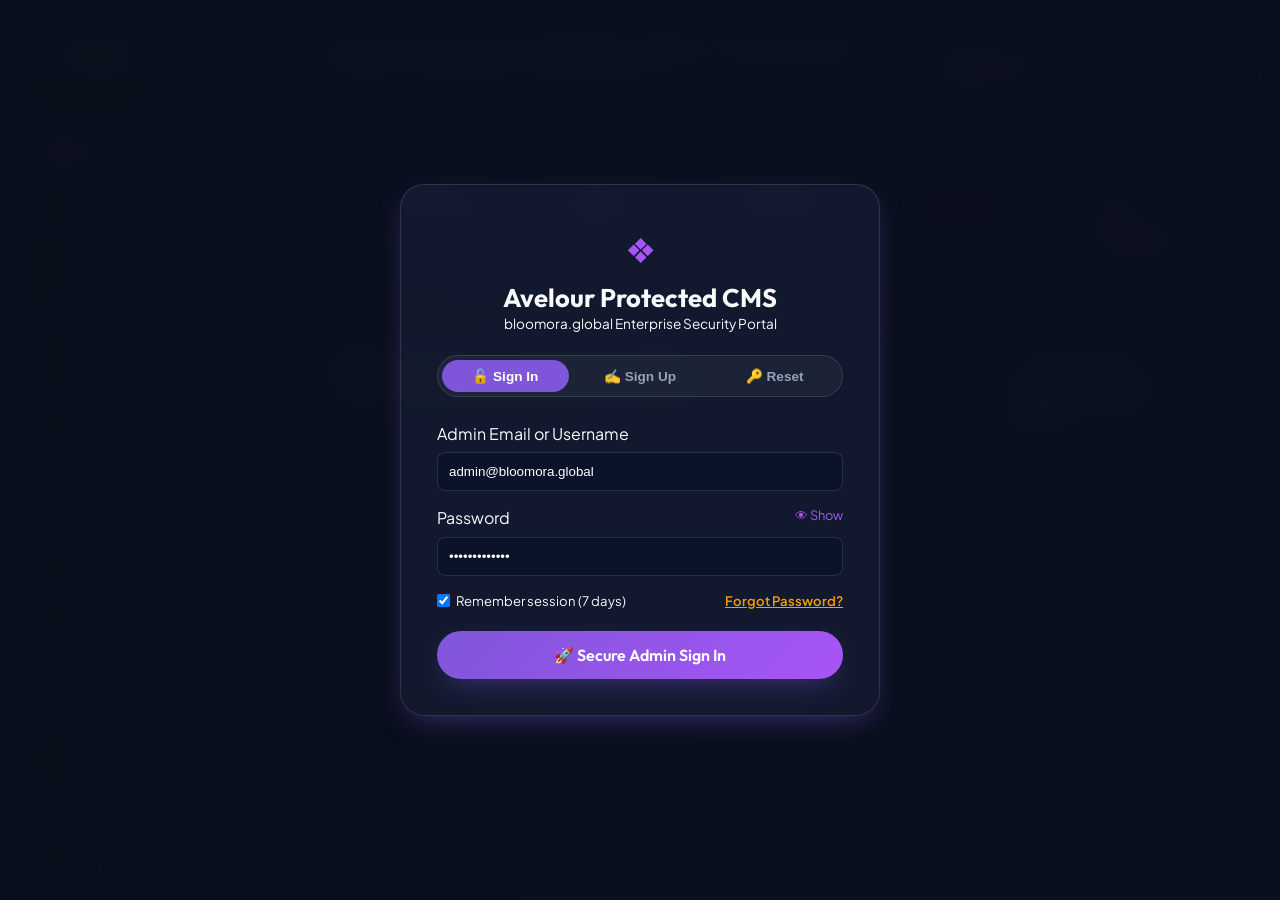
<file: admin.html>
<!DOCTYPE html>
<html lang="en-IN" data-theme="dark">
<head>
    <meta charset="UTF-8">
    <meta name="viewport" content="width=device-width, initial-scale=1.0">
    <meta name="description" content="Avelour (bloomora.global) Protected Enterprise Headless CMS & Auth Gateway">
    <title>Avelour Admin Gateway | Protected CMS Access (bloomora.global)</title>
    
    <!-- Google Fonts -->
    <link rel="preconnect" href="https://fonts.googleapis.com">
    <link rel="preconnect" href="https://fonts.gstatic.com" crossorigin>
    <link href="https://fonts.googleapis.com/css2?family=Outfit:wght@300;400;500;600;700;800&family=Plus+Jakarta+Sans:wght@300;400;500;600;700&display=swap" rel="stylesheet">
    
    <!-- Core Stylesheet -->
    <link rel="stylesheet" href="index.css">
    
    <style>
        .admin-layout {
            display: grid;
            grid-template-columns: 280px 1fr;
            min-height: 100vh;
        }

        .admin-sidebar {
            background: rgba(10, 15, 29, 0.98);
            border-right: 1px solid var(--border-color);
            padding: 28px 20px;
            display: flex;
            flex-direction: column;
            gap: 28px;
            position: sticky;
            top: 0;
            height: 100vh;
            overflow-y: auto;
        }

        .admin-nav {
            list-style: none;
            display: flex;
            flex-direction: column;
            gap: 6px;
        }

        .admin-nav li {
            padding: 12px 16px;
            border-radius: var(--radius-md);
            color: var(--text-muted);
            cursor: pointer;
            font-weight: 600;
            display: flex;
            align-items: center;
            gap: 12px;
            font-size: 0.9rem;
            transition: all 0.3s var(--transition-smooth);
            border: 1px solid transparent;
        }

        .admin-nav li.active, .admin-nav li:hover {
            background: rgba(168, 85, 247, 0.15);
            border-color: rgba(168, 85, 247, 0.4);
            color: #FFFFFF;
            transform: translateX(4px);
        }

        .admin-main {
            padding: 36px;
            overflow-y: auto;
            background: var(--bg-main);
        }

        .admin-header-row {
            display: flex;
            justify-content: space-between;
            align-items: center;
            margin-bottom: 28px;
            padding-bottom: 20px;
            border-bottom: 1px solid var(--border-color);
        }

        .user-role-badge {
            padding: 4px 12px;
            border-radius: 99px;
            background: rgba(168, 85, 247, 0.2);
            color: var(--secondary);
            border: 1px solid var(--secondary);
            font-size: 0.75rem;
            font-weight: 800;
        }

        .metrics-row {
            display: grid;
            grid-template-columns: repeat(5, 1fr);
            gap: 16px;
            margin-bottom: 32px;
        }

        .metric-card-box {
            padding: 20px;
            border-radius: var(--radius-md);
            background: var(--bg-card);
            border: 1px solid var(--border-color);
        }

        .metric-card-box h3 {
            font-size: 1.6rem;
            margin: 6px 0;
            color: var(--secondary);
        }

        .tab-panel {
            display: none;
        }

        .tab-panel.active {
            display: block;
            animation: fadeIn 0.3s ease;
        }

        @keyframes fadeIn {
            from { opacity: 0; transform: translateY(8px); }
            to { opacity: 1; transform: translateY(0); }
        }

        .admin-table {
            width: 100%;
            border-collapse: collapse;
            margin-top: 16px;
        }

        .admin-table th, .admin-table td {
            padding: 12px 14px;
            text-align: left;
            border-bottom: 1px solid var(--border-color);
            font-size: 0.85rem;
        }

        .admin-table th {
            color: var(--text-muted);
            font-weight: 700;
            text-transform: uppercase;
            letter-spacing: 1px;
            font-size: 0.75rem;
        }

        .img-preview-thumb {
            width: 44px;
            height: 44px;
            object-fit: cover;
            border-radius: 8px;
            border: 1px solid var(--border-color);
        }

        .status-pill {
            padding: 4px 10px;
            border-radius: 99px;
            font-size: 0.72rem;
            font-weight: 700;
            display: inline-block;
        }

        .status-active { background: rgba(16, 185, 129, 0.2); color: #10B981; }
        .status-low { background: rgba(245, 158, 11, 0.2); color: #F59E0B; }
        .status-out { background: rgba(239, 68, 68, 0.25); color: #EF4444; border: 1px solid #EF4444; }

        /* Auth Gatekeeper Overlay & Tabs */
        .admin-modal-overlay {
            position: fixed;
            top: 0; left: 0; width: 100vw; height: 100vh;
            background: rgba(10, 15, 29, 0.96);
            backdrop-filter: blur(20px);
            z-index: 9999;
            display: flex;
            align-items: center;
            justify-content: center;
        }

        .admin-auth-card {
            background: var(--bg-card);
            border: 1px solid var(--border-color);
            padding: 36px;
            border-radius: var(--radius-lg);
            width: 100%;
            max-width: 480px;
            box-shadow: var(--shadow-glow);
        }

        .auth-tab-buttons {
            display: flex;
            gap: 8px;
            margin-bottom: 24px;
            background: rgba(255, 255, 255, 0.04);
            padding: 4px;
            border-radius: 99px;
            border: 1px solid var(--border-color);
        }

        .auth-tab-btn {
            flex: 1;
            padding: 8px;
            text-align: center;
            border: none;
            background: transparent;
            color: var(--text-muted);
            font-weight: 700;
            font-size: 0.85rem;
            cursor: pointer;
            border-radius: 99px;
            transition: all 0.3s ease;
        }

        .auth-tab-btn.active {
            background: var(--primary);
            color: #FFFFFF;
        }

        .password-strength-container {
            margin-top: 6px;
        }

        .strength-bar-bg {
            height: 6px;
            width: 100%;
            background: rgba(255, 255, 255, 0.1);
            border-radius: 99px;
            overflow: hidden;
        }

        .strength-bar-fill {
            height: 100%;
            width: 0%;
            transition: width 0.3s ease, background-color 0.3s ease;
        }
    </style>
</head>
<body>

    <!-- AUTHENTICATION GATEKEEPER OVERLAY (Login, Sign Up, Password Reset, 2FA) -->
    <div id="admin-auth-screen" class="admin-modal-overlay">
        <div class="admin-auth-card">
            <div style="text-align: center; margin-bottom: 20px;">
                <span class="logo-icon" style="font-size: 2.2rem; color: var(--secondary);">❖</span>
                <h2 style="margin-top: 6px; font-size: 1.6rem;">Avelour Protected CMS</h2>
                <p class="opacity-7" style="font-size: 0.85rem;">bloomora.global Enterprise Security Portal</p>
            </div>

            <!-- Auth Form Switcher Tabs -->
            <div class="auth-tab-buttons">
                <button class="auth-tab-btn active" id="tab-btn-login">🔓 Sign In</button>
                <button class="auth-tab-btn" id="tab-btn-signup">✍️ Sign Up</button>
                <button class="auth-tab-btn" id="tab-btn-forgot">🔑 Reset</button>
            </div>

            <!-- Alert Notification Banner -->
            <div id="auth-alert-banner" style="display: none; padding: 12px; border-radius: 8px; font-size: 0.85rem; margin-bottom: 16px; font-weight: 600;"></div>

            <!-- FORM 1: LOGIN (SIGN IN) -->
            <form id="auth-login-form" style="display: flex; flex-direction: column; gap: 14px;">
                <div class="form-group">
                    <label>Admin Email or Username</label>
                    <input type="text" id="login-email" placeholder="admin@bloomora.global" value="admin@bloomora.global" required style="width: 100%; padding: 11px; border-radius: 8px; background: var(--bg-surface); border: 1px solid var(--border-color); color: white;">
                </div>
                <div class="form-group">
                    <label style="display: flex; justify-content: space-between;">
                        <span>Password</span>
                        <span id="toggle-login-pass" style="color: var(--secondary); cursor: pointer; font-size: 0.8rem;">👁 Show</span>
                    </label>
                    <input type="password" id="login-pass" placeholder="Enter password..." value="AdminPass123!" required style="width: 100%; padding: 11px; border-radius: 8px; background: var(--bg-surface); border: 1px solid var(--border-color); color: white;">
                </div>
                <div style="display: flex; justify-content: space-between; align-items: center; font-size: 0.82rem;">
                    <label style="display: flex; align-items: center; gap: 6px; cursor: pointer; margin: 0;">
                        <input type="checkbox" id="login-remember" checked>
                        <span>Remember session (7 days)</span>
                    </label>
                    <a href="#" id="link-forgot-pass" style="color: var(--accent); font-weight: 600;">Forgot Password?</a>
                </div>
                <button type="submit" class="btn btn-primary btn-block" style="padding: 14px; margin-top: 6px;">
                    🚀 Secure Admin Sign In
                </button>
            </form>

            <!-- FORM 2: SIGN UP (REGISTRATION & STRENGTH METER) -->
            <form id="auth-signup-form" style="display: none; flex-direction: column; gap: 12px;">
                <div class="form-group">
                    <label>Full Name</label>
                    <input type="text" id="signup-name" placeholder="Lady Eleanor Vance" required style="width: 100%; padding: 10px; border-radius: 8px; background: var(--bg-surface); border: 1px solid var(--border-color); color: white;">
                </div>
                <div class="form-group">
                    <label>Email Address</label>
                    <input type="email" id="signup-email" placeholder="eleanor@bloomora.global" required style="width: 100%; padding: 10px; border-radius: 8px; background: var(--bg-surface); border: 1px solid var(--border-color); color: white;">
                </div>
                <div class="form-group">
                    <label>Password</label>
                    <input type="password" id="signup-pass" placeholder="Create strong password..." required style="width: 100%; padding: 10px; border-radius: 8px; background: var(--bg-surface); border: 1px solid var(--border-color); color: white;">
                    <!-- Password Strength Meter -->
                    <div class="password-strength-container">
                        <div class="strength-bar-bg">
                            <div id="strength-fill" class="strength-bar-fill"></div>
                        </div>
                        <span id="strength-label" style="font-size: 0.75rem; color: var(--text-muted); display: block; margin-top: 4px;">Strength: Empty</span>
                    </div>
                </div>
                <div class="form-group">
                    <label>Phone Number (+91 India)</label>
                    <input type="text" id="signup-phone" value="+91 91493 72043" style="width: 100%; padding: 10px; border-radius: 8px; background: var(--bg-surface); border: 1px solid var(--border-color); color: white;">
                </div>
                <div style="font-size: 0.8rem;">
                    <label style="display: flex; align-items: center; gap: 6px; cursor: pointer; margin: 0;">
                        <input type="checkbox" id="signup-terms" required checked>
                        <span>I accept Avelour Security Terms & Policies</span>
                    </label>
                </div>
                <button type="submit" class="btn btn-primary btn-block" style="padding: 12px; margin-top: 4px;">
                    ✍️ Create Account & Verify
                </button>
            </form>

            <!-- FORM 3: FORGOT / RESET PASSWORD -->
            <form id="auth-forgot-form" style="display: none; flex-direction: column; gap: 14px;">
                <p style="font-size: 0.85rem; color: var(--text-muted);">Enter your registered admin email to receive a 15-minute secure password reset token.</p>
                <div class="form-group">
                    <label>Registered Email</label>
                    <input type="email" id="forgot-email" placeholder="admin@bloomora.global" required style="width: 100%; padding: 11px; border-radius: 8px; background: var(--bg-surface); border: 1px solid var(--border-color); color: white;">
                </div>
                <button type="submit" class="btn btn-primary btn-block" style="padding: 12px;">
                    🔑 Send Secure Reset Token
                </button>
            </form>
        </div>
    </div>

    <!-- MAIN PROTECTED ADMIN LAYOUT -->
    <div class="admin-layout">
        <!-- Sidebar Navigation -->
        <aside class="admin-sidebar">
            <a href="index.html" class="logo">
                <span class="logo-icon">❖</span> Avelour
            </a>
            <span style="font-size: 0.78rem; color: var(--accent); margin-top: -24px; font-weight: 700;">bloomora.global CMS</span>

            <ul class="admin-nav" id="admin-main-nav">
                <li class="active" data-panel="panel-overview">📊 Analytics Dashboard</li>
                <li data-panel="panel-products">📦 Product Management</li>
                <li data-panel="panel-categories">🗂️ Category Manager</li>
                <li data-panel="panel-stock">📉 Inventory & Stock</li>
                <li data-panel="panel-banner-cms">🎨 Hero & Banner CMS</li>
                <li data-panel="panel-orders">🚚 Orders & GPS Tracking</li>
                <li data-panel="panel-customers">👥 Customer Profiles</li>
                <li data-panel="panel-coupons">🎟️ Coupon Engine</li>
                <li data-panel="panel-blogs">📝 Blog CMS</li>
                <li data-panel="panel-reviews">⭐ Review Moderation</li>
                <li data-panel="panel-seo">🔍 SEO Management</li>
                <li data-panel="panel-media">🖼️ Media Library</li>
                <li data-panel="panel-settings">⚙️ Website Settings</li>
                <li data-panel="panel-audit">📜 Real-Time Audit Logs</li>
            </ul>

            <div style="margin-top: auto; display: flex; flex-direction: column; gap: 10px;">
                <button class="btn btn-outline btn-block btn-sm" id="admin-logout-btn">🔒 Logout CMS</button>
                <a href="index.html" target="_blank" class="btn btn-primary btn-block btn-sm">⚡ View Live Store</a>
            </div>
        </aside>

        <!-- Main Content Area -->
        <main class="admin-main">
            <!-- Header Bar -->
            <div class="admin-header-row">
                <div>
                    <h2>Avelour Enterprise Headless CMS & Control Panel</h2>
                    <span class="opacity-7" style="font-size: 0.85rem;">Real-Time Broadcast Engine Active • English (India) INR</span>
                </div>
                <div style="display: flex; gap: 14px; align-items: center;">
                    <div style="text-align: right;">
                        <strong style="display: block; font-size: 0.9rem;" id="logged-user-name">Lady Eleanor Vance</strong>
                        <span class="user-role-badge" id="logged-user-role">👑 Super Admin</span>
                    </div>
                    <button class="btn btn-outline btn-sm" id="trigger-sync-btn">🔄 Broadcast Live Sync</button>
                </div>
            </div>

            <!-- Global KPI Metrics Cards -->
            <div class="metrics-row">
                <div class="metric-card-box glass-card">
                    <span class="opacity-7" style="font-size: 0.78rem;">Total Revenue (INR)</span>
                    <h3 id="stat-revenue">₹1,24,34,800</h3>
                    <span style="color: #10B981; font-size: 0.8rem;">+24% vs last month</span>
                </div>
                <div class="metric-card-box glass-card">
                    <span class="opacity-7" style="font-size: 0.78rem;">Active Products</span>
                    <h3 id="stat-products">9 Scents</h3>
                    <span style="color: var(--secondary); font-size: 0.8rem;">3 Categories</span>
                </div>
                <div class="metric-card-box glass-card">
                    <span class="opacity-7" style="font-size: 0.78rem;">Inventory Bottles</span>
                    <h3 id="stat-stock">842 Units</h3>
                    <span style="color: #10B981; font-size: 0.8rem;">Auto-Deduction On</span>
                </div>
                <div class="metric-card-box glass-card">
                    <span class="opacity-7" style="font-size: 0.78rem;">Out of Stock</span>
                    <h3 id="stat-out" style="color: #EF4444;">1 Product</h3>
                    <span style="color: #EF4444; font-size: 0.8rem;">Stock Refill Required</span>
                </div>
                <div class="metric-card-box glass-card">
                    <span class="opacity-7" style="font-size: 0.78rem;">Active Orders</span>
                    <h3 id="stat-orders">142 Dispatches</h3>
                    <span style="color: #F59E0B; font-size: 0.8rem;">GPS Tracked</span>
                </div>
            </div>

            <!-- ==========================================================================
                 PANEL 1: ANALYTICS DASHBOARD
                 ========================================================================== -->
            <div class="tab-panel active" id="panel-overview">
                <div style="display: grid; grid-template-columns: 1.2fr 0.8fr; gap: 24px;">
                    <div class="glass-card" style="padding: 24px;">
                        <h3>📈 Weekly Revenue & Sales Chart (₹ INR)</h3>
                        <p class="opacity-7" style="font-size: 0.85rem; margin-bottom: 16px;">Sales performance across Men's, Women's, and Unisex fragrances</p>
                        <canvas id="overview-chart" width="600" height="240"></canvas>
                    </div>

                    <div class="glass-card" style="padding: 24px;">
                        <h3>⚡ Live Store Activity & Audit Feed</h3>
                        <ul id="live-audit-feed" style="list-style: none; display: flex; flex-direction: column; gap: 12px; margin-top: 14px; font-size: 0.85rem;">
                            <!-- Rendered dynamically -->
                        </ul>
                    </div>
                </div>
            </div>

            <!-- ==========================================================================
                 PANEL 2: PRODUCT MANAGEMENT
                 ========================================================================== -->
            <div class="tab-panel" id="panel-products">
                <div class="glass-card" style="padding: 28px;">
                    <div style="display: flex; justify-content: space-between; align-items: center; margin-bottom: 20px;">
                        <h3>📦 Product Catalog & Real-Time Sync</h3>
                        <button class="btn btn-primary btn-sm" onclick="alert('Add product modal opened')">➕ Add New Fragrance Product</button>
                    </div>
                    <table class="admin-table">
                        <thead>
                            <tr>
                                <th>Photo</th>
                                <th>SKU & Name</th>
                                <th>Category</th>
                                <th>Price (INR)</th>
                                <th>Stock</th>
                                <th>Status</th>
                                <th>Actions</th>
                            </tr>
                        </thead>
                        <tbody id="products-tbody">
                            <!-- Rendered dynamically -->
                        </tbody>
                    </table>
                </div>
            </div>

            <!-- ==========================================================================
                 PANEL 3: CATEGORY MANAGER
                 ========================================================================== -->
            <div class="tab-panel" id="panel-categories">
                <div class="glass-card" style="padding: 28px;">
                    <div style="display: flex; justify-content: space-between; align-items: center; margin-bottom: 20px;">
                        <h3>🗂️ Category Manager</h3>
                        <button class="btn btn-primary btn-sm" onclick="alert('Category created!')">➕ Create New Category</button>
                    </div>
                    <table class="admin-table">
                        <thead>
                            <tr>
                                <th>Icon</th>
                                <th>Category Name</th>
                                <th>Description</th>
                                <th>Items</th>
                                <th>Order</th>
                                <th>Actions</th>
                            </tr>
                        </thead>
                        <tbody id="categories-tbody">
                            <!-- Rendered dynamically -->
                        </tbody>
                    </table>
                </div>
            </div>

            <!-- ==========================================================================
                 PANEL 4: INVENTORY & STOCK MANAGEMENT
                 ========================================================================== -->
            <div class="tab-panel" id="panel-stock">
                <div class="glass-card" style="padding: 28px;">
                    <div style="display: flex; justify-content: space-between; align-items: center; margin-bottom: 20px;">
                        <h3>📉 Inventory & Stock Control</h3>
                        <button class="btn btn-outline btn-sm" onclick="bulkRefillStock()">⚡ Bulk Refill (+50 Units)</button>
                    </div>
                    <table class="admin-table">
                        <thead>
                            <tr>
                                <th>Perfume Name</th>
                                <th>Current Units</th>
                                <th>Stock Modifiers</th>
                                <th>Status</th>
                                <th>Out of Stock Toggle</th>
                            </tr>
                        </thead>
                        <tbody id="stock-tbody">
                            <!-- Rendered dynamically -->
                        </tbody>
                    </table>
                </div>
            </div>

            <!-- ==========================================================================
                 PANEL 5: HERO & BANNER CMS
                 ========================================================================== -->
            <div class="tab-panel" id="panel-banner-cms">
                <div class="glass-card" style="padding: 32px; max-width: 850px;">
                    <h3>🎨 Live Homepage & Hero Banner CMS</h3>
                    <form id="cms-hero-form" style="display: flex; flex-direction: column; gap: 16px; margin-top: 16px;">
                        <div class="form-group">
                            <label>Hero Headline</label>
                            <input type="text" id="cms-headline" style="width: 100%; padding: 12px; border-radius: 8px; background: var(--bg-surface); border: 1px solid var(--border-color); color: white;" required>
                        </div>
                        <div class="form-group">
                            <label>Hero Subheadline</label>
                            <textarea id="cms-subheadline" style="width: 100%; padding: 12px; border-radius: 8px; background: var(--bg-surface); border: 1px solid var(--border-color); color: white; min-height: 80px;" required></textarea>
                        </div>
                        <button type="submit" class="btn btn-primary btn-block">🚀 Save & Broadcast Live Headline</button>
                    </form>
                </div>
            </div>

            <!-- ==========================================================================
                 PANEL 6: ORDERS & SHIPPING TRACKING
                 ========================================================================== -->
            <div class="tab-panel" id="panel-orders">
                <div class="glass-card" style="padding: 28px;">
                    <h3>🚚 Orders & GPS Multi-View Tracking</h3>
                    <table class="admin-table">
                        <thead>
                            <tr>
                                <th>Order ID</th>
                                <th>Customer</th>
                                <th>Fragrance Purchased</th>
                                <th>Total (INR)</th>
                                <th>Date</th>
                                <th>Status</th>
                            </tr>
                        </thead>
                        <tbody>
                            <tr>
                                <td><strong>#AVELOUR-88192</strong></td>
                                <td>Lady Eleanor Vance</td>
                                <td>Rose Royale Eau de Parfum (x1)</td>
                                <td>₹15,447.50</td>
                                <td>July 26, 2026</td>
                                <td><span class="status-pill status-active">In Transit</span></td>
                            </tr>
                        </tbody>
                    </table>
                </div>
            </div>

            <!-- ==========================================================================
                 PANEL 7: AUDIT LOGS
                 ========================================================================== -->
            <div class="tab-panel" id="panel-audit">
                <div class="glass-card" style="padding: 28px;">
                    <h3>📜 Real-Time Audit Activity Logs</h3>
                    <table class="admin-table">
                        <thead>
                            <tr>
                                <th>Timestamp</th>
                                <th>User</th>
                                <th>Action Performed</th>
                            </tr>
                        </thead>
                        <tbody id="audit-logs-tbody">
                            <!-- Rendered dynamically -->
                        </tbody>
                    </table>
                </div>
            </div>
        </main>
    </div>

    <!-- Script Import for Data & Auth Management -->
    <script src="app.js"></script>
    <script>
        window.addEventListener('DOMContentLoaded', () => {
            // Check Session Route Guard
            function checkAdminAuthGuard() {
                const session = AvelourAuthEngine.getSession();
                const authScreen = document.getElementById('admin-auth-screen');

                if (!session) {
                    if (authScreen) authScreen.style.display = 'flex';
                } else {
                    if (authScreen) authScreen.style.display = 'none';
                    document.getElementById('logged-user-name').textContent = session.user.name;
                    document.getElementById('logged-user-role').textContent = '👑 ' + session.user.role;
                }
            }
            checkAdminAuthGuard();

            // Auth Tab Switching
            const btnLogin = document.getElementById('tab-btn-login');
            const btnSignup = document.getElementById('tab-btn-signup');
            const btnForgot = document.getElementById('tab-btn-forgot');

            const formLogin = document.getElementById('auth-login-form');
            const formSignup = document.getElementById('auth-signup-form');
            const formForgot = document.getElementById('auth-forgot-form');

            function resetAuthTabs() {
                [btnLogin, btnSignup, btnForgot].forEach(b => b?.classList.remove('active'));
                [formLogin, formSignup, formForgot].forEach(f => { if(f) f.style.display = 'none'; });
            }

            if (btnLogin) btnLogin.onclick = () => { resetAuthTabs(); btnLogin.classList.add('active'); formLogin.style.display = 'flex'; };
            if (btnSignup) btnSignup.onclick = () => { resetAuthTabs(); btnSignup.classList.add('active'); formSignup.style.display = 'flex'; };
            if (btnForgot) btnForgot.onclick = () => { resetAuthTabs(); btnForgot.classList.add('active'); formForgot.style.display = 'flex'; };

            // Show/Hide Password Toggle
            const toggleEye = document.getElementById('toggle-login-pass');
            const passInput = document.getElementById('login-pass');
            if (toggleEye && passInput) {
                toggleEye.onclick = () => {
                    if (passInput.type === 'password') {
                        passInput.type = 'text';
                        toggleEye.textContent = '🙈 Hide';
                    } else {
                        passInput.type = 'password';
                        toggleEye.textContent = '👁 Show';
                    }
                };
            }

            // Real-Time Password Strength Calculation
            const signupPass = document.getElementById('signup-pass');
            const strengthFill = document.getElementById('strength-fill');
            const strengthLabel = document.getElementById('strength-label');

            if (signupPass) {
                signupPass.addEventListener('input', () => {
                    const str = AvelourAuthEngine.calculatePasswordStrength(signupPass.value);
                    if (strengthFill) {
                        strengthFill.style.width = str.width;
                        strengthFill.style.backgroundColor = str.color;
                    }
                    if (strengthLabel) {
                        strengthLabel.textContent = 'Strength: ' + str.label;
                        strengthLabel.style.color = str.color;
                    }
                });
            }

            // Handle Login Form Submit
            if (formLogin) {
                formLogin.addEventListener('submit', (e) => {
                    e.preventDefault();
                    const email = document.getElementById('login-email').value.trim();
                    const pass = document.getElementById('login-pass').value;
                    const remember = document.getElementById('login-remember').checked;
                    const alertBanner = document.getElementById('auth-alert-banner');

                    const res = AvelourAuthEngine.login({ emailOrUsername: email, password: pass, rememberMe: remember });

                    if (!res.success) {
                        if (alertBanner) {
                            alertBanner.style.display = 'block';
                            alertBanner.style.background = 'rgba(239, 68, 68, 0.2)';
                            alertBanner.style.color = '#EF4444';
                            alertBanner.style.border = '1px solid #EF4444';
                            alertBanner.textContent = res.error;
                        }
                    } else {
                        if (alertBanner) {
                            alertBanner.style.display = 'block';
                            alertBanner.style.background = 'rgba(16, 185, 129, 0.2)';
                            alertBanner.style.color = '#10B981';
                            alertBanner.style.border = '1px solid #10B981';
                            alertBanner.textContent = '✓ Login Successful! Redirecting to Protected Admin Dashboard...';
                        }
                        setTimeout(() => checkAdminAuthGuard(), 800);
                    }
                });
            }

            // Handle Sign Up Form Submit
            if (formSignup) {
                formSignup.addEventListener('submit', (e) => {
                    e.preventDefault();
                    const name = document.getElementById('signup-name').value;
                    const email = document.getElementById('signup-email').value;
                    const pass = document.getElementById('signup-pass').value;
                    const phone = document.getElementById('signup-phone').value;

                    const res = AvelourAuthEngine.signUp({ name, email, password: pass, phone });

                    if (!res.success) {
                        alert(res.error);
                    } else {
                        alert('✓ Account Created Successfully! Verification OTP sent to ' + email + ' [Demo Code: ' + res.verifyCode + ']');
                        btnLogin.click();
                    }
                });
            }

            // Handle Logout
            document.getElementById('admin-logout-btn')?.addEventListener('click', () => {
                AvelourAuthEngine.logout();
            });

            // Sidebar Nav
            const navItems = document.querySelectorAll('#admin-main-nav li');
            const panels = document.querySelectorAll('.tab-panel');

            navItems.forEach(item => {
                item.addEventListener('click', () => {
                    navItems.forEach(n => n.classList.remove('active'));
                    panels.forEach(p => p.classList.remove('active'));

                    item.classList.add('active');
                    const panelId = item.dataset.panel;
                    document.getElementById(panelId)?.classList.add('active');
                });
            });

            // Render Products
            function renderAdminProducts() {
                const tbody = document.getElementById('products-tbody');
                if (!tbody) return;
                const prods = AvelourStoreEngine.getProducts();

                tbody.innerHTML = prods.map((p, idx) => `
                    <tr>
                        <td><img src="${p.img}" class="img-preview-thumb"></td>
                        <td><strong>${p.name}</strong><br><span style="font-size: 0.75rem; color: var(--accent);">${p.sku || 'AV-SKU'}</span></td>
                        <td>${p.category}</td>
                        <td><strong>₹${(p.price * 83.5).toLocaleString('en-IN')}</strong></td>
                        <td>${p.stock || 0} Units</td>
                        <td>${p.outOfStock ? '<span class="status-pill status-out">Out of Stock</span>' : '<span class="status-pill status-active">Active</span>'}</td>
                        <td><button class="btn btn-sm btn-outline">Edit</button></td>
                    </tr>
                `).join('');
            }
            renderAdminProducts();
        });
    </script>
</body>
</html>
</file>
<file: index.css>
/* ==========================================================================
   BLOOMORA LUXURY DESIGN SYSTEM
   Color Tokens: Primary #7F56D9, Secondary #A855F7, Accent #F59E0B
   Background: Light (#FFFFFF) / Dark (#0F172A)
   Glassmorphism + Dynamic Micro-animations + High-end Typography
   ========================================================================== */

:root {
    --primary: #7F56D9;
    --primary-hover: #6941C6;
    --primary-light: rgba(127, 86, 217, 0.15);
    --secondary: #A855F7;
    --accent: #F59E0B;
    
    /* Deep Luxury Dark Blue Background */
    --bg-dark: linear-gradient(135deg, #0A0F1D 0%, #0B132B 50%, #1C2541 100%);
    --bg-surface: rgba(11, 19, 43, 0.85);
    --bg-card: rgba(28, 37, 65, 0.5);
    --border-color: rgba(255, 255, 255, 0.12);
    --text-main: #F8FAFC;
    --text-muted: #94A3B8;
    
    --font-heading: 'Outfit', sans-serif;
    --font-body: 'Plus Jakarta Sans', sans-serif;
    
    --shadow-glow: 0 10px 30px -10px rgba(127, 86, 217, 0.5);
    --shadow-card: 0 20px 40px -15px rgba(0, 0, 0, 0.6);
    --radius-lg: 24px;
    --radius-md: 16px;
    --radius-sm: 8px;
    
    --transition-smooth: cubic-bezier(0.16, 1, 0.3, 1);
}

[data-theme="light"] {
    --bg-dark: linear-gradient(135deg, #0A0F1D 0%, #0B132B 50%, #1C2541 100%);
    --bg-surface: rgba(11, 19, 43, 0.9);
    --bg-card: rgba(28, 37, 65, 0.6);
    --border-color: rgba(255, 255, 255, 0.15);
    --text-main: #FFFFFF;
    --text-muted: #CBD5E1;
    --shadow-card: 0 20px 40px -15px rgba(0, 0, 0, 0.4);
}

/* Reset & Base */
*, *::before, *::after {
    box-sizing: border-box;
    margin: 0;
    padding: 0;
}

html {
    scroll-behavior: smooth;
    font-family: var(--font-body);
    background: linear-gradient(135deg, #0A0F1D 0%, #0B132B 50%, #1C2541 100%);
    background-attachment: fixed;
    color: var(--text-main);
    overflow-x: hidden;
}

body {
    background: linear-gradient(135deg, #0A0F1D 0%, #0B132B 50%, #1C2541 100%);
    background-attachment: fixed;
    color: var(--text-main);
    line-height: 1.6;
    transition: background 0.4s ease, color 0.4s ease;
}

/* Custom Glowing Cursor */
.cursor-glow {
    position: fixed;
    width: 300px;
    height: 300px;
    background: radial-gradient(circle, rgba(168, 85, 247, 0.25) 0%, rgba(127, 86, 217, 0) 70%);
    border-radius: 50%;
    pointer-events: none;
    transform: translate(-50%, -50%);
    z-index: 9998;
    transition: width 0.3s ease, height 0.3s ease;
}

.cursor-dot {
    position: fixed;
    width: 8px;
    height: 8px;
    background: var(--accent);
    border-radius: 50%;
    pointer-events: none;
    transform: translate(-50%, -50%);
    z-index: 9999;
    box-shadow: 0 0 10px var(--accent);
}

/* Layout Container */
.container {
    max-width: 1280px;
    margin: 0 auto;
    padding: 0 24px;
}

.section {
    padding: 100px 0;
    position: relative;
}

.bg-surface {
    background-color: var(--bg-surface);
}

/* Glassmorphism Card Utility */
.glass-card {
    background: var(--bg-card);
    backdrop-filter: blur(16px);
    -webkit-backdrop-filter: blur(16px);
    border: 1px solid var(--border-color);
    border-radius: var(--radius-lg);
    box-shadow: var(--shadow-card);
    transition: transform 0.4s var(--transition-smooth), border-color 0.4s ease, box-shadow 0.4s ease;
}

.glass-card:hover {
    border-color: rgba(168, 85, 247, 0.4);
}

/* Typography */
h1, h2, h3, h4, h5 {
    font-family: var(--font-heading);
    font-weight: 700;
    line-height: 1.15;
}

.gradient-text {
    background: linear-gradient(135deg, #7F56D9 0%, #A855F7 50%, #F59E0B 100%);
    -webkit-background-clip: text;
    -webkit-text-fill-color: transparent;
}

.serif-italic-accent {
    font-family: 'Playfair Display', Georgia, serif;
    font-style: italic;
    font-weight: 400;
    color: #E2E8F0;
    letter-spacing: 0.5px;
}

.glow-text-shimmer {
    background: linear-gradient(135deg, #A855F7 0%, #F59E0B 50%, #7F56D9 100%);
    background-size: 200% auto;
    -webkit-background-clip: text;
    -webkit-text-fill-color: transparent;
    animation: shineGlow 4s linear infinite;
    filter: drop-shadow(0 0 25px rgba(168, 85, 247, 0.4));
}

@keyframes shineGlow {
    0% { background-position: 0% center; }
    50% { background-position: 100% center; }
    100% { background-position: 0% center; }
}

.section-subtitle {
    display: inline-block;
    font-size: 0.85rem;
    font-weight: 700;
    letter-spacing: 2px;
    text-transform: uppercase;
    color: var(--secondary);
    margin-bottom: 12px;
}

.section-title {
    font-size: 2.75rem;
    margin-bottom: 16px;
}

.section-desc {
    color: var(--text-muted);
    font-size: 1.1rem;
    max-width: 600px;
    margin: 0 auto 40px auto;
}

.text-center { text-align: center; }

/* Buttons */
.btn {
    display: inline-flex;
    align-items: center;
    justify-content: center;
    gap: 8px;
    padding: 14px 28px;
    border-radius: 99px;
    font-family: var(--font-heading);
    font-weight: 600;
    font-size: 1rem;
    cursor: pointer;
    text-decoration: none;
    border: none;
    transition: all 0.3s var(--transition-smooth);
}

.btn-primary {
    background: linear-gradient(135deg, var(--primary) 0%, var(--secondary) 100%);
    color: #FFFFFF;
    box-shadow: var(--shadow-glow);
}

.btn-primary:hover {
    transform: translateY(-2px);
    box-shadow: 0 15px 35px -5px rgba(168, 85, 247, 0.6);
}

.btn-outline {
    background: transparent;
    color: var(--text-main);
    border: 1px solid var(--border-color);
}

.btn-outline:hover {
    border-color: var(--secondary);
    color: var(--secondary);
}

.btn-glass {
    background: rgba(255, 255, 255, 0.1);
    backdrop-filter: blur(10px);
    color: var(--text-main);
    border: 1px solid var(--border-color);
}

.btn-glass:hover {
    background: rgba(255, 255, 255, 0.2);
}

.btn-sm {
    padding: 8px 16px;
    font-size: 0.875rem;
}

.btn-block { width: 100%; }

/* Announcement Bar */
.announcement-bar {
    background: linear-gradient(90deg, #1E1B4B 0%, #311042 50%, #1E1B4B 100%);
    color: #FFFFFF;
    padding: 8px 0;
    font-size: 0.85rem;
    border-bottom: 1px solid rgba(255, 255, 255, 0.1);
}

.announcement-content {
    display: flex;
    justify-content: space-between;
    align-items: center;
}

.announcement-text {
    display: flex;
    align-items: center;
    gap: 12px;
}

.badge-flash {
    background: var(--accent);
    color: #000;
    font-weight: 800;
    padding: 2px 8px;
    border-radius: 4px;
    font-size: 0.75rem;
}

.code-highlight {
    color: var(--accent);
}

.countdown-timer {
    background: rgba(255, 255, 255, 0.15);
    padding: 2px 8px;
    border-radius: 4px;
    font-weight: 700;
}

.announcement-controls {
    display: flex;
    gap: 12px;
}

.meta-select {
    background: transparent;
    color: #FFFFFF;
    border: none;
    font-size: 0.8rem;
    cursor: pointer;
    outline: none;
}
.meta-select option {
    background: #0F172A;
    color: #FFF;
}

/* Header & Nav */
.header {
    position: sticky;
    top: 0;
    z-index: 1000;
    background: rgba(15, 23, 42, 0.75);
    backdrop-filter: blur(20px);
    -webkit-backdrop-filter: blur(20px);
    border-bottom: 1px solid var(--border-color);
    transition: all 0.3s ease;
}

[data-theme="light"] .header {
    background: rgba(255, 255, 255, 0.85);
}

.nav-container {
    display: flex;
    justify-content: space-between;
    align-items: center;
    height: 80px;
}

.logo {
    font-family: var(--font-heading);
    font-size: 1.6rem;
    font-weight: 800;
    color: var(--text-main);
    text-decoration: none;
    display: flex;
    align-items: center;
    gap: 8px;
}

.logo-icon {
    color: var(--secondary);
    font-size: 1.8rem;
}

.nav-list {
    display: flex;
    list-style: none;
    gap: 32px;
}

.nav-link {
    color: var(--text-muted);
    text-decoration: none;
    font-weight: 500;
    font-size: 0.95rem;
    transition: color 0.3s ease;
}

.nav-link:hover, .nav-link.active {
    color: var(--secondary);
}

.link-btn {
    background: none;
    border: none;
    cursor: pointer;
    font-family: inherit;
}

.nav-actions {
    display: flex;
    align-items: center;
    gap: 12px;
}

.action-btn {
    background: rgba(255, 255, 255, 0.05);
    border: 1px solid var(--border-color);
    color: var(--text-main);
    width: 44px;
    height: 44px;
    border-radius: 50%;
    display: flex;
    align-items: center;
    justify-content: center;
    cursor: pointer;
    position: relative;
    transition: all 0.3s ease;
}

.action-btn:hover {
    background: var(--primary-light);
    border-color: var(--secondary);
    color: var(--secondary);
    transform: scale(1.05);
}

.badge-count {
    position: absolute;
    top: -4px;
    right: -4px;
    background: var(--accent);
    color: #000;
    font-size: 0.7rem;
    font-weight: 800;
    width: 20px;
    height: 20px;
    border-radius: 50%;
    display: flex;
    align-items: center;
    justify-content: center;
}

.sun-icon { display: none; }
[data-theme="light"] .sun-icon { display: block; }
[data-theme="light"] .moon-icon { display: none; }

.menu-toggle {
    display: none;
    background: none;
    border: none;
    cursor: pointer;
}

/* Hero Section */
.hero-section {
    min-height: 90vh;
    display: flex;
    align-items: center;
    position: relative;
    overflow: hidden;
    padding: 60px 0;
}

.hero-particles {
    position: absolute;
    top: 0;
    left: 0;
    width: 100%;
    height: 100%;
    pointer-events: none;
    z-index: 1;
}

.video-bg-container {
    position: absolute;
    top: 0;
    left: 0;
    width: 100%;
    height: 100%;
    z-index: 0;
    overflow: hidden;
}

.hero-video {
    width: 100%;
    height: 100%;
    object-fit: cover;
    opacity: 0.25;
    filter: saturate(1.4) contrast(1.1);
}

.video-overlay {
    position: absolute;
    top: 0;
    left: 0;
    width: 100%;
    height: 100%;
    background: radial-gradient(circle at center, transparent 0%, #0A0F1D 90%);
}

.hero-container {
    position: relative;
    z-index: 2;
    display: grid;
    grid-template-columns: 1.2fr 0.8fr;
    align-items: center;
    gap: 40px;
}

.pill-tag {
    display: inline-flex;
    align-items: center;
    gap: 8px;
    padding: 6px 16px;
    border-radius: 99px;
    background: rgba(168, 85, 247, 0.15);
    border: 1px solid rgba(168, 85, 247, 0.3);
    color: var(--secondary);
    font-size: 0.85rem;
    font-weight: 600;
    margin-bottom: 24px;
}

.dot-pulse {
    width: 8px;
    height: 8px;
    background: var(--accent);
    border-radius: 50%;
    box-shadow: 0 0 8px var(--accent);
    animation: pulse 1.5s infinite;
}

@keyframes pulse {
    0% { transform: scale(0.95); opacity: 0.8; }
    50% { transform: scale(1.3); opacity: 1; }
    100% { transform: scale(0.95); opacity: 0.8; }
}

.hero-title {
    font-size: 3.5rem;
    font-family: var(--font-heading);
    font-weight: 800;
    letter-spacing: -1px;
    line-height: 1.15;
    margin-bottom: 20px;
}

.hero-subheadline {
    font-size: 1.25rem;
    color: var(--text-muted);
    margin-bottom: 36px;
    max-width: 580px;
}

.hero-actions {
    display: flex;
    gap: 16px;
    margin-bottom: 50px;
}

.hero-stats {
    display: flex;
    align-items: center;
    gap: 24px;
    padding-top: 24px;
    border-top: 1px solid var(--border-color);
}

.stat-item {
    display: flex;
    flex-direction: column;
}

.stat-num {
    font-family: var(--font-heading);
    font-size: 1.75rem;
    font-weight: 800;
    color: var(--text-main);
}

.stat-label {
    font-size: 0.85rem;
    color: var(--text-muted);
}

.stat-divider {
    width: 1px;
    height: 36px;
    background: var(--border-color);
}

/* Floating 3D Card */
.card-3d-wrapper {
    perspective: 1000px;
}

.card-3d-inner {
    padding: 24px;
    position: relative;
    transform-style: preserve-3d;
    transition: transform 0.2s ease-out;
}

.card-badge {
    position: absolute;
    top: 36px;
    left: 36px;
    background: rgba(15, 23, 42, 0.8);
    backdrop-filter: blur(8px);
    color: #FFF;
    padding: 4px 12px;
    border-radius: 99px;
    font-size: 0.75rem;
    font-weight: 600;
}

.card-3d-img {
    width: 100%;
    height: 320px;
    object-fit: cover;
    border-radius: var(--radius-md);
    margin-bottom: 20px;
}

.card-3d-details h3 {
    font-size: 1.4rem;
    margin-bottom: 8px;
}

.card-price-row {
    display: flex;
    justify-content: space-between;
    align-items: center;
    margin-bottom: 16px;
}

.card-price {
    font-size: 1.3rem;
    font-weight: 800;
    color: var(--accent);
}

.card-rating {
    font-size: 0.9rem;
    color: var(--text-muted);
}

/* Interactive Scent Metaphor Section */
.alchemy-interactive-wrapper {
    display: grid;
    grid-template-columns: 1fr 1fr;
    gap: 40px;
    align-items: center;
    padding: 40px;
}

.alchemy-notes-pyramid {
    display: flex;
    flex-direction: column;
    gap: 16px;
}

.alchemy-layer-card {
    padding: 20px 24px;
    border-radius: var(--radius-md);
    background: rgba(255, 255, 255, 0.03);
    border: 1px solid var(--border-color);
    cursor: pointer;
    transition: all 0.4s var(--transition-smooth);
}

.alchemy-layer-card.active, .alchemy-layer-card:hover {
    background: rgba(168, 85, 247, 0.12);
    border-color: var(--secondary);
    transform: translateX(10px);
    box-shadow: var(--shadow-glow);
}

.layer-badge {
    font-size: 0.75rem;
    font-weight: 700;
    letter-spacing: 1.5px;
    color: var(--accent);
    display: block;
    margin-bottom: 4px;
}

.alchemy-layer-card h4 {
    font-size: 1.15rem;
    margin-bottom: 6px;
}

.alchemy-layer-card p {
    font-size: 0.9rem;
    color: var(--text-muted);
    line-height: 1.5;
}

.alchemy-aura-visualizer {
    position: relative;
    display: flex;
    align-items: center;
    justify-content: center;
    min-height: 340px;
}

.aura-center-label {
    position: absolute;
    text-align: center;
    pointer-events: none;
    background: rgba(10, 15, 29, 0.85);
    backdrop-filter: blur(12px);
    padding: 20px 28px;
    border-radius: 50%;
    width: 200px;
    height: 200px;
    display: flex;
    flex-direction: column;
    align-items: center;
    justify-content: center;
    border: 1px solid var(--border-color);
    box-shadow: 0 0 30px rgba(168, 85, 247, 0.3);
}

/* Category Grid */
.categories-grid {
    display: grid;
    grid-template-columns: repeat(4, 1fr);
    gap: 24px;
}

.categories-3-col {
    grid-template-columns: repeat(3, 1fr);
}

.category-card {
    position: relative;
    height: 360px;
    overflow: hidden;
    cursor: pointer;
}

.category-card.span-2 {
    grid-column: span 2;
}

.category-card img {
    width: 100%;
    height: 100%;
    object-fit: cover;
    transition: transform 0.6s var(--transition-smooth);
}

.category-card:hover img {
    transform: scale(1.08);
}

.category-overlay {
    position: absolute;
    bottom: 0;
    left: 0;
    width: 100%;
    padding: 30px;
    background: linear-gradient(to top, rgba(15, 23, 42, 0.9) 0%, transparent 100%);
    color: #FFFFFF;
}

.cat-tag {
    font-size: 0.75rem;
    text-transform: uppercase;
    letter-spacing: 1px;
    color: var(--accent);
}

.category-overlay h3 {
    font-size: 1.75rem;
    margin: 4px 0;
}

.category-overlay p {
    font-size: 0.9rem;
    opacity: 0.8;
    margin-bottom: 12px;
}

.cat-arrow {
    font-size: 0.85rem;
    font-weight: 700;
    color: var(--secondary);
}

/* Product Cards Grid */
.section-header-flex {
    display: flex;
    justify-content: space-between;
    align-items: flex-end;
    margin-bottom: 40px;
}

.filter-tabs {
    display: flex;
    gap: 8px;
    background: var(--bg-surface);
    padding: 6px;
    border-radius: 99px;
    border: 1px solid var(--border-color);
}

.filter-btn {
    background: transparent;
    border: none;
    color: var(--text-muted);
    padding: 8px 18px;
    border-radius: 99px;
    font-weight: 600;
    cursor: pointer;
    transition: all 0.3s ease;
}

.filter-btn.active, .filter-btn:hover {
    background: var(--primary);
    color: #FFFFFF;
}

.product-grid {
    display: grid;
    grid-template-columns: repeat(4, 1fr);
    gap: 24px;
}

.product-card {
    padding: 16px;
    position: relative;
    display: flex;
    flex-direction: column;
    height: 100%;
    border-radius: var(--radius-md);
}

.product-visual, .product-img-wrapper {
    position: relative;
    height: 280px;
    border-radius: var(--radius-md);
    overflow: hidden;
    margin-bottom: 16px;
    flex-shrink: 0;
}

.product-visual img, .product-img-wrapper img {
    width: 100%;
    height: 100%;
    object-fit: cover;
    transition: transform 0.5s ease;
}

.product-card:hover .product-visual img, .product-card:hover .product-img-wrapper img {
    transform: scale(1.05);
}

.product-actions-overlay {
    position: absolute;
    top: 12px;
    right: 12px;
    display: flex;
    flex-direction: column;
    gap: 8px;
    opacity: 0;
    transform: translateX(10px);
    transition: all 0.3s ease;
    z-index: 10;
}

.product-card:hover .product-actions-overlay {
    opacity: 1;
    transform: translateX(0);
}

.icon-action-btn {
    background: rgba(15, 23, 42, 0.8);
    backdrop-filter: blur(8px);
    border: 1px solid var(--border-color);
    color: #FFF;
    width: 36px;
    height: 36px;
    border-radius: 50%;
    display: flex;
    align-items: center;
    justify-content: center;
    cursor: pointer;
    transition: background 0.3s ease;
}

.icon-action-btn:hover {
    background: var(--secondary);
}

.product-info {
    display: flex;
    flex-direction: column;
    flex: 1;
}

.product-info h3 {
    font-size: 1.1rem;
    margin-bottom: 6px;
    display: -webkit-box;
    -webkit-line-clamp: 2;
    -webkit-box-orient: vertical;
    overflow: hidden;
    min-height: 2.7rem;
    line-height: 1.35;
}

.product-meta {
    display: flex;
    justify-content: space-between;
    align-items: center;
    margin-top: auto;
    padding-top: 12px;
    border-top: 1px solid rgba(255, 255, 255, 0.05);
}

.product-price {
    font-size: 1.2rem;
    font-weight: 800;
    color: var(--secondary);
}

/* Trending Carousel */
.carousel-viewport {
    overflow: hidden;
    margin-top: 24px;
}

.carousel-track {
    display: flex;
    gap: 24px;
    transition: transform 0.5s var(--transition-smooth);
}

.carousel-nav {
    display: flex;
    gap: 8px;
}

.carousel-btn {
    background: var(--bg-card);
    border: 1px solid var(--border-color);
    color: var(--text-main);
    width: 44px;
    height: 44px;
    border-radius: 50%;
    cursor: pointer;
    font-size: 1.2rem;
}

/* Best Seller Banner */
.showcase-banner {
    display: grid;
    grid-template-columns: 1fr 1fr;
    gap: 40px;
    padding: 48px;
    align-items: center;
}

.showcase-visual {
    position: relative;
    border-radius: var(--radius-md);
    overflow: hidden;
}

.showcase-visual img {
    width: 100%;
    height: 420px;
    object-fit: cover;
}

.badge-accent {
    position: absolute;
    top: 20px;
    left: 20px;
    background: var(--accent);
    color: #000;
    font-weight: 800;
    padding: 6px 16px;
    border-radius: 99px;
    font-size: 0.85rem;
}

.showcase-title {
    font-size: 2.5rem;
    margin: 12px 0;
}

.showcase-desc {
    color: var(--text-muted);
    font-size: 1.05rem;
    margin-bottom: 24px;
}

.showcase-specs {
    display: flex;
    gap: 24px;
    margin-bottom: 32px;
}

.spec-box {
    background: rgba(255, 255, 255, 0.05);
    padding: 12px 20px;
    border-radius: var(--radius-sm);
    border: 1px solid var(--border-color);
}

.spec-val {
    display: block;
    font-weight: 700;
    font-size: 1.1rem;
}

.spec-key {
    font-size: 0.8rem;
    color: var(--text-muted);
}

.showcase-price-row {
    display: flex;
    align-items: center;
    gap: 20px;
}

.showcase-price {
    font-size: 2rem;
    font-weight: 800;
    color: var(--accent);
}

/* Why Choose Us & Testimonials Grid */
.features-grid, .testimonials-grid {
    display: grid;
    grid-template-columns: repeat(4, 1fr);
    gap: 24px;
}

.testimonials-grid {
    grid-template-columns: repeat(3, 1fr);
}

.feature-card, .testimonial-card {
    padding: 32px;
}

.feature-icon {
    width: 60px;
    height: 60px;
    background: var(--primary-light);
    color: var(--secondary);
    border-radius: var(--radius-md);
    display: flex;
    align-items: center;
    justify-content: center;
    margin-bottom: 20px;
}

.stars { color: var(--accent); margin-bottom: 12px; }

.testimonial-author {
    display: flex;
    align-items: center;
    gap: 12px;
    margin-top: 24px;
}

.avatar {
    width: 44px;
    height: 44px;
    border-radius: 50%;
    background: linear-gradient(135deg, var(--primary), var(--secondary));
    color: #FFF;
    display: flex;
    align-items: center;
    justify-content: center;
    font-weight: 700;
}

/* Newsletter Card */
.newsletter-card {
    padding: 60px;
    max-width: 800px;
    margin: 0 auto;
}

.newsletter-title {
    font-size: 2.5rem;
    margin: 16px 0 12px 0;
}

.newsletter-desc {
    color: var(--text-muted);
    margin-bottom: 32px;
}

.input-group {
    display: flex;
    gap: 12px;
    max-width: 500px;
    margin: 0 auto;
}

.input-group input {
    flex: 1;
    padding: 14px 20px;
    border-radius: 99px;
    border: 1px solid var(--border-color);
    background: rgba(255, 255, 255, 0.05);
    color: var(--text-main);
    outline: none;
}

/* Footer */
.footer {
    background: #090D16;
    color: #94A3B8;
    padding: 80px 0 40px 0;
    border-top: 1px solid var(--border-color);
}

.footer-content {
    display: grid;
    grid-template-columns: 2fr 1fr 1fr 1fr;
    gap: 40px;
    margin-bottom: 60px;
}

.footer-logo { color: #FFFFFF; }

.footer-col h4 {
    color: #FFFFFF;
    margin-bottom: 20px;
}

.footer-col ul {
    list-style: none;
    display: flex;
    flex-direction: column;
    gap: 12px;
}

.footer-col a {
    color: #94A3B8;
    text-decoration: none;
    transition: color 0.3s ease;
}

.footer-col a:hover { color: var(--secondary); }

.social-links {
    display: flex;
    gap: 12px;
    margin-top: 20px;
}

.social-links a {
    width: 36px;
    height: 36px;
    border-radius: 50%;
    background: rgba(255, 255, 255, 0.05);
    display: flex;
    align-items: center;
    justify-content: center;
    font-size: 0.8rem;
    font-weight: 700;
}

/* Modals & Drawers */
.modal, .drawer {
    position: fixed;
    top: 0;
    left: 0;
    width: 100%;
    height: 100%;
    z-index: 2000;
    display: none;
    align-items: center;
    justify-content: center;
}

.modal.active, .drawer.active {
    display: flex;
}

.modal-backdrop, .drawer-backdrop {
    position: absolute;
    top: 0;
    left: 0;
    width: 100%;
    height: 100%;
    background: rgba(15, 23, 42, 0.8);
    backdrop-filter: blur(12px);
}

.modal-content {
    position: relative;
    z-index: 2001;
    width: 90%;
    max-width: 900px;
    max-height: 90vh;
    overflow-y: auto;
    padding: 40px;
}

.modal-close {
    position: absolute;
    top: 20px;
    right: 20px;
    background: none;
    border: none;
    color: var(--text-main);
    font-size: 2rem;
    cursor: pointer;
}

.drawer-content {
    position: absolute;
    right: 0;
    top: 0;
    width: 480px;
    height: 100%;
    z-index: 2001;
    display: flex;
    flex-direction: column;
    border-radius: 0;
    border-left: 1px solid var(--border-color);
}

.drawer-header {
    padding: 24px;
    border-bottom: 1px solid var(--border-color);
    display: flex;
    justify-content: space-between;
    align-items: center;
}

.drawer-body {
    flex: 1;
    overflow-y: auto;
    padding: 24px;
}

.drawer-footer {
    padding: 24px;
    border-top: 1px solid var(--border-color);
}

/* AI Search Modal */
.search-header-input {
    display: flex;
    align-items: center;
    gap: 16px;
    border-bottom: 1px solid var(--border-color);
    padding-bottom: 16px;
}

.search-header-input input {
    flex: 1;
    background: none;
    border: none;
    color: var(--text-main);
    font-size: 1.25rem;
    outline: none;
}

.trending-tags {
    margin: 20px 0;
    display: flex;
    align-items: center;
    gap: 8px;
    flex-wrap: wrap;
}

.tag-btn {
    background: rgba(255, 255, 255, 0.05);
    border: 1px solid var(--border-color);
    color: var(--text-main);
    padding: 4px 12px;
    border-radius: 99px;
    font-size: 0.8rem;
    cursor: pointer;
}

/* 360 Turntable Viewer */
.quickview-grid {
    display: grid;
    grid-template-columns: 1fr 1fr;
    gap: 40px;
}

.turntable-container {
    background: rgba(0, 0, 0, 0.3);
    border-radius: var(--radius-md);
    padding: 20px;
    text-align: center;
    cursor: grab;
}

.turntable-hint {
    font-size: 0.8rem;
    color: var(--text-muted);
    margin-top: 10px;
}

/* Multi-Step Checkout */
.checkout-progress {
    display: flex;
    align-items: center;
    justify-content: space-between;
    margin-bottom: 30px;
}

.step-dot {
    font-weight: 700;
    color: var(--text-muted);
}

.step-dot.active {
    color: var(--secondary);
}

.step-line {
    flex: 1;
    height: 2px;
    background: var(--border-color);
    margin: 0 16px;
}

.form-grid {
    display: grid;
    grid-template-columns: 1fr 1fr;
    gap: 16px;
    margin-bottom: 24px;
}

.form-group {
    display: flex;
    flex-direction: column;
    gap: 6px;
}

.form-group.span-2 { grid-column: span 2; }

.form-group input {
    padding: 12px 16px;
    border-radius: var(--radius-sm);
    border: 1px solid var(--border-color);
    background: rgba(255, 255, 255, 0.05);
    color: var(--text-main);
    outline: none;
}

.step-actions {
    display: flex;
    justify-content: space-between;
    margin-top: 24px;
}

.checkout-step { display: none; }
.checkout-step.active { display: block; }

/* AI Chatbot Widget */
.chat-widget {
    position: fixed;
    bottom: 30px;
    right: 30px;
    z-index: 1500;
}

.chat-toggle-btn {
    width: 60px;
    height: 60px;
    border-radius: 50%;
    background: linear-gradient(135deg, var(--primary), var(--secondary));
    color: #FFF;
    border: none;
    font-size: 1.5rem;
    cursor: pointer;
    box-shadow: var(--shadow-glow);
    display: flex;
    align-items: center;
    justify-content: center;
}

.chat-window {
    position: absolute;
    bottom: 75px;
    right: 0;
    width: 360px;
    height: 480px;
    display: none;
    flex-direction: column;
    padding: 0;
    overflow: hidden;
}

.chat-window.active { display: flex; }

.chat-header {
    padding: 16px;
    border-bottom: 1px solid var(--border-color);
    display: flex;
    justify-content: space-between;
    align-items: center;
    background: rgba(15, 23, 42, 0.9);
}

.chat-messages {
    flex: 1;
    padding: 16px;
    overflow-y: auto;
    display: flex;
    flex-direction: column;
    gap: 12px;
}

.chat-msg {
    max-width: 80%;
    padding: 10px 14px;
    border-radius: 16px;
    font-size: 0.9rem;
}

.chat-msg.bot {
    background: rgba(255, 255, 255, 0.1);
    align-self: flex-start;
}

.chat-msg.user {
    background: var(--primary);
    color: #FFF;
    align-self: flex-end;
}

.chat-quick-prompts {
    padding: 8px 16px;
    display: flex;
    gap: 8px;
    overflow-x: auto;
}

.prompt-chip {
    background: rgba(255, 255, 255, 0.05);
    border: 1px solid var(--border-color);
    color: var(--text-main);
    padding: 4px 10px;
    border-radius: 99px;
    font-size: 0.75rem;
    white-space: nowrap;
    cursor: pointer;
}

.chat-input-row {
    padding: 12px;
    border-top: 1px solid var(--border-color);
    display: flex;
    gap: 8px;
}

.chat-input-row input {
    flex: 1;
    background: rgba(255, 255, 255, 0.05);
    border: 1px solid var(--border-color);
    color: var(--text-main);
    padding: 8px 12px;
    border-radius: 99px;
    outline: none;
}

/* Auth Method Switcher & Phone / OTP Styles */
.auth-method-switcher {
    display: flex;
    gap: 8px;
    margin: 16px 0;
    background: rgba(255, 255, 255, 0.05);
    padding: 4px;
    border-radius: 99px;
    border: 1px solid var(--border-color);
}

.method-btn {
    flex: 1;
    background: transparent;
    border: none;
    color: var(--text-muted);
    padding: 8px 12px;
    border-radius: 99px;
    font-size: 0.85rem;
    font-weight: 600;
    cursor: pointer;
    transition: all 0.3s ease;
}

.method-btn.active, .method-btn:hover {
    background: var(--primary);
    color: #FFFFFF;
}

.phone-input-row {
    display: flex;
    gap: 8px;
}

.country-select {
    background: rgba(255, 255, 255, 0.05);
    border: 1px solid var(--border-color);
    color: var(--text-main);
    padding: 12px 8px;
    border-radius: var(--radius-sm);
    font-size: 0.9rem;
    outline: none;
    cursor: pointer;
}

.country-select option {
    background: #0F172A;
    color: #FFF;
}

.phone-input-row input {
    flex: 1;
}

.otp-inputs-row {
    display: flex;
    gap: 8px;
    justify-content: center;
    margin-top: 6px;
}

.otp-digit {
    width: 44px;
    height: 48px;
    text-align: center;
    font-size: 1.25rem;
    font-weight: 800;
    border-radius: var(--radius-sm);
    border: 1px solid var(--border-color);
    background: rgba(255, 255, 255, 0.05);
    color: var(--secondary);
    outline: none;
    transition: border-color 0.3s ease;
}

.otp-digit:focus {
    border-color: var(--secondary);
    box-shadow: 0 0 10px rgba(168, 85, 247, 0.4);
}

/* Full Product Page Modal & Zoom Styles */
.full-screen-modal .modal-content {
    width: 96%;
    max-width: 1200px;
    height: 94vh;
    border-radius: var(--radius-lg);
    padding: 40px;
}

.product-breadcrumbs {
    font-size: 0.85rem;
    color: var(--text-muted);
    margin-bottom: 24px;
}

.product-breadcrumbs a {
    color: var(--text-muted);
    text-decoration: none;
}

.product-breadcrumbs a:hover {
    color: var(--secondary);
}

.product-page-grid {
    display: grid;
    grid-template-columns: 1fr 1fr;
    gap: 48px;
    margin-bottom: 50px;
}

.gallery-thumbs {
    display: flex;
    gap: 12px;
    margin-bottom: 16px;
}

.thumb-img {
    width: 70px;
    height: 70px;
    object-fit: cover;
    border-radius: var(--radius-sm);
    border: 2px solid transparent;
    cursor: pointer;
}

.thumb-img.active {
    border-color: var(--secondary);
}

.thumb-badge-tab {
    width: 70px;
    height: 70px;
    background: var(--primary-light);
    color: var(--secondary);
    border-radius: var(--radius-sm);
    display: flex;
    align-items: center;
    justify-content: center;
    font-weight: 800;
    cursor: pointer;
}

.zoom-image-container {
    position: relative;
    overflow: hidden;
    border-radius: var(--radius-md);
    height: 480px;
    background: rgba(0,0,0,0.2);
}

.zoom-image-container img {
    width: 100%;
    height: 100%;
    object-fit: cover;
    transition: transform 0.3s ease;
}

.zoom-image-container:hover img {
    transform: scale(1.4);
    cursor: zoom-in;
}

.pp-rating-row {
    display: flex;
    align-items: center;
    gap: 12px;
    margin: 12px 0 20px 0;
    font-size: 0.9rem;
}

.badge-stock {
    background: rgba(16, 185, 129, 0.15);
    color: #10B981;
    padding: 2px 10px;
    border-radius: 99px;
    font-weight: 700;
    font-size: 0.75rem;
}

.pp-price-box {
    margin-bottom: 20px;
}

.pp-price {
    font-size: 2.25rem;
    font-weight: 800;
    color: var(--accent);
}

.pp-tax-note {
    display: block;
    font-size: 0.8rem;
    color: var(--text-muted);
}

.color-swatches {
    display: flex;
    gap: 12px;
    margin-top: 8px;
}

.swatch {
    width: 32px;
    height: 32px;
    border-radius: 50%;
    cursor: pointer;
    border: 2px solid transparent;
    transition: transform 0.2s ease;
}

.swatch.active, .swatch:hover {
    transform: scale(1.2);
    border-color: #FFF;
}

.pp-option-group {
    margin-bottom: 20px;
}

.pp-actions-row {
    display: flex;
    gap: 12px;
    margin: 28px 0;
}

.pp-specs-accordion details {
    background: rgba(255, 255, 255, 0.03);
    border: 1px solid var(--border-color);
    border-radius: var(--radius-sm);
    padding: 12px 16px;
    margin-bottom: 8px;
}

.pp-specs-accordion summary {
    font-weight: 700;
    cursor: pointer;
}

.reviews-grid {
    display: grid;
    grid-template-columns: 240px 1fr;
    gap: 24px;
    margin-top: 20px;
}

.review-score-box {
    padding: 24px;
    text-align: center;
}

.score-num {
    font-size: 3rem;
    font-weight: 800;
    color: var(--accent);
}

.review-card {
    padding: 16px;
    margin-bottom: 12px;
}

.sticky-buy-bar {
    position: sticky;
    bottom: 0;
    left: 0;
    width: 100%;
    padding: 16px 24px;
    display: flex;
    justify-content: space-between;
    align-items: center;
    z-index: 100;
    border-radius: var(--radius-md);
    margin-top: 40px;
}

.sticky-product-info {
    display: flex;
    align-items: center;
    gap: 12px;
}

.sticky-product-info img {
    width: 48px;
    height: 48px;
    object-fit: cover;
    border-radius: var(--radius-sm);
}

/* ==========================================================================
   15. Comprehensive Responsive Breakpoints (Desktop, Tablet & Mobile Views)
   ========================================================================== */

/* Floating WhatsApp Quick Chat Button */
.whatsapp-float-btn {
    position: fixed;
    bottom: 28px;
    right: 96px;
    width: 58px;
    height: 58px;
    background: linear-gradient(135deg, #25D366 0%, #128C7E 100%);
    border-radius: 50%;
    display: flex;
    align-items: center;
    justify-content: center;
    box-shadow: 0 8px 24px rgba(37, 211, 102, 0.4);
    z-index: 999;
    cursor: pointer;
    transition: transform 0.3s ease, box-shadow 0.3s ease;
    text-decoration: none;
}

.whatsapp-float-btn:hover {
    transform: scale(1.1);
    box-shadow: 0 12px 32px rgba(37, 211, 102, 0.6);
}

.whatsapp-badge-pulse {
    position: absolute;
    top: 2px;
    right: 2px;
    width: 14px;
    height: 14px;
    background: #10B981;
    border: 2px solid #0A0F1D;
    border-radius: 50%;
    animation: waPulse 1.5s infinite;
}

@keyframes waPulse {
    0% { transform: scale(0.9); opacity: 0.8; }
    50% { transform: scale(1.3); opacity: 1; }
    100% { transform: scale(0.9); opacity: 0.8; }
}

.whatsapp-tooltip {
    position: absolute;
    right: 70px;
    white-space: nowrap;
    background: rgba(10, 15, 29, 0.95);
    color: #FFFFFF;
    font-size: 0.8rem;
    font-weight: 600;
    padding: 6px 12px;
    border-radius: 6px;
    border: 1px solid rgba(37, 211, 102, 0.4);
    opacity: 0;
    pointer-events: none;
    transition: opacity 0.3s ease, transform 0.3s ease;
    transform: translateX(10px);
}

.whatsapp-float-btn:hover .whatsapp-tooltip {
    opacity: 1;
    transform: translateX(0);
}

/* --------------------------------------------------------------------------
   Tablet Responsive View (768px - 1024px)
   -------------------------------------------------------------------------- */
@media (max-width: 1024px) {
    .hero-container {
        grid-template-columns: 1fr;
        text-align: center;
        gap: 36px;
    }

    .hero-subheadline {
        margin-left: auto;
        margin-right: auto;
    }

    .hero-actions {
        justify-content: center;
    }

    .hero-stats {
        justify-content: center;
    }

    .categories-grid, .categories-3-col {
        grid-template-columns: repeat(2, 1fr);
        gap: 16px;
    }

    .product-grid {
        grid-template-columns: repeat(3, 1fr);
        gap: 16px;
    }

    .features-grid {
        grid-template-columns: repeat(2, 1fr);
        gap: 20px;
    }

    .category-card.span-2 {
        grid-column: span 2;
    }

    .showcase-banner {
        grid-template-columns: 1fr;
    }

    .footer-content {
        grid-template-columns: 1fr 1fr;
        gap: 32px;
    }

    .alchemy-interactive-wrapper {
        grid-template-columns: 1fr;
        gap: 32px;
        padding: 24px;
    }

    /* Admin Panel Tablet View */
    .admin-layout {
        grid-template-columns: 220px 1fr;
    }

    .metrics-row {
        grid-template-columns: repeat(2, 1fr);
        gap: 16px;
    }
}

/* --------------------------------------------------------------------------
   Mobile Responsive View (< 768px)
   -------------------------------------------------------------------------- */
@media (max-width: 768px) {
    /* Mobile Header & Sliding Navigation Drawer */
    .menu-toggle {
        display: flex;
        align-items: center;
        justify-content: center;
        width: 40px;
        height: 40px;
        background: rgba(255, 255, 255, 0.05);
        border: 1px solid var(--border-color);
        border-radius: 8px;
        cursor: pointer;
    }

    .menu-toggle .hamburger {
        width: 20px;
        height: 2px;
        background: #FFFFFF;
        position: relative;
        transition: all 0.3s ease;
    }

    .menu-toggle .hamburger::before,
    .menu-toggle .hamburger::after {
        content: '';
        position: absolute;
        width: 20px;
        height: 2px;
        background: #FFFFFF;
        transition: all 0.3s ease;
    }

    .menu-toggle .hamburger::before { top: -6px; }
    .menu-toggle .hamburger::after { top: 6px; }

    .nav-menu {
        display: none;
        position: absolute;
        top: 100%;
        left: 0;
        width: 100%;
        background: rgba(10, 15, 29, 0.98);
        backdrop-filter: blur(20px);
        padding: 24px 20px;
        border-bottom: 1px solid var(--border-color);
        box-shadow: 0 16px 32px rgba(0, 0, 0, 0.6);
        z-index: 1000;
    }

    .nav-menu.mobile-active {
        display: block;
        animation: slideDown 0.3s ease forwards;
    }

    @keyframes slideDown {
        from { opacity: 0; transform: translateY(-10px); }
        to { opacity: 1; transform: translateY(0); }
    }

    .nav-list {
        flex-direction: column;
        gap: 16px;
        align-items: center;
    }

    .nav-link {
        font-size: 1.1rem;
        padding: 8px 16px;
    }

    .top-announcement-bar {
        font-size: 0.75rem;
        padding: 6px 12px;
    }

    .announcement-controls {
        display: none; /* Auto-switch on mobile */
    }

    /* Hero Responsive Styling */
    .hero-section {
        padding: 120px 0 60px 0;
    }

    .hero-title {
        font-size: 2.2rem;
        line-height: 1.25;
    }

    .hero-subheadline {
        font-size: 0.95rem;
    }

    .hero-actions {
        flex-direction: column;
        width: 100%;
        gap: 12px;
    }

    .hero-actions .btn {
        width: 100%;
        text-align: center;
        justify-content: center;
    }

    .hero-stats {
        flex-wrap: wrap;
        gap: 16px;
    }

    .stat-box h4 {
        font-size: 1.5rem;
    }

    /* Sleek 2-Column Mobile Product Grid */
    .product-grid {
        grid-template-columns: repeat(2, 1fr);
        gap: 12px;
    }

    .product-card {
        padding: 10px;
    }

    .product-visual, .product-img-wrapper {
        height: 170px;
        margin-bottom: 10px;
    }

    .product-info h3 {
        font-size: 0.92rem;
        min-height: 2.4rem;
        line-height: 1.3;
    }

    .cat-tag {
        font-size: 0.65rem;
    }

    .product-price {
        font-size: 1.05rem;
    }

    .add-to-cart-btn {
        padding: 6px 10px;
        font-size: 0.75rem;
    }

    /* Categories Mobile Grid */
    .categories-grid, .categories-3-col {
        grid-template-columns: 1fr;
        gap: 16px;
    }

    .category-card {
        height: 260px;
    }

    .category-card.span-2 {
        grid-column: span 1;
    }

    .features-grid, .testimonials-grid {
        grid-template-columns: 1fr;
        gap: 16px;
    }

    /* Scent Metaphor Section Mobile */
    .alchemy-interactive-wrapper {
        padding: 16px;
        gap: 20px;
    }

    .alchemy-layer-card {
        padding: 14px 16px;
    }

    .alchemy-aura-visualizer {
        min-height: 260px;
    }

    #aura-canvas {
        width: 100% !important;
        height: auto !important;
    }

    .aura-center-label {
        width: 150px;
        height: 150px;
        padding: 14px;
    }

    .aura-center-label h4 {
        font-size: 0.9rem;
    }

    /* Section Headers & Filters */
    .section-header-flex {
        flex-direction: column;
        align-items: flex-start;
        gap: 16px;
    }

    .filter-tabs {
        width: 100%;
        overflow-x: auto;
        white-space: nowrap;
        padding: 4px;
    }

    .filter-btn {
        padding: 6px 14px;
        font-size: 0.8rem;
    }

    /* Footer Mobile View */
    .footer-content {
        grid-template-columns: 1fr;
        gap: 28px;
    }

    /* Drawers & Modals Mobile View */
    .drawer-content {
        width: 100%;
        max-width: 100%;
    }

    .modal-content {
        width: 95%;
        max-width: 95vw;
        max-height: 90vh;
        padding: 20px;
        overflow-y: auto;
    }

    /* Floating WhatsApp Button Position on Mobile */
    .whatsapp-float-btn {
        bottom: 20px;
        right: 16px;
        width: 52px;
        height: 52px;
    }

    .whatsapp-tooltip {
        display: none;
    }

    #chatbot-toggle-btn {
        bottom: 20px;
        left: 16px;
    }

    /* Standalone Admin Panel Mobile View */
    .admin-layout {
        grid-template-columns: 1fr;
    }

    .admin-sidebar {
        position: relative;
        height: auto;
        padding: 16px;
        border-right: none;
        border-bottom: 1px solid var(--border-color);
        gap: 16px;
    }

    .admin-nav {
        flex-direction: row;
        overflow-x: auto;
        padding-bottom: 8px;
    }

    .admin-nav li {
        white-space: nowrap;
        font-size: 0.82rem;
        padding: 8px 12px;
    }

    .admin-main {
        padding: 16px;
    }

    .admin-header-row {
        flex-direction: column;
        align-items: flex-start;
        gap: 16px;
    }

    .metrics-row {
        grid-template-columns: 1fr;
        gap: 12px;
    }

    .table-box, .glass-card {
        padding: 16px;
        overflow-x: auto;
    }

    .admin-table {
        min-width: 550px;
    }
}

/* --------------------------------------------------------------------------
   Small Mobile Devices (< 480px)
   -------------------------------------------------------------------------- */
@media (max-width: 480px) {
    .product-grid {
        grid-template-columns: 1fr;
    }

    .hero-title {
        font-size: 1.85rem;
    }
}
</file>
